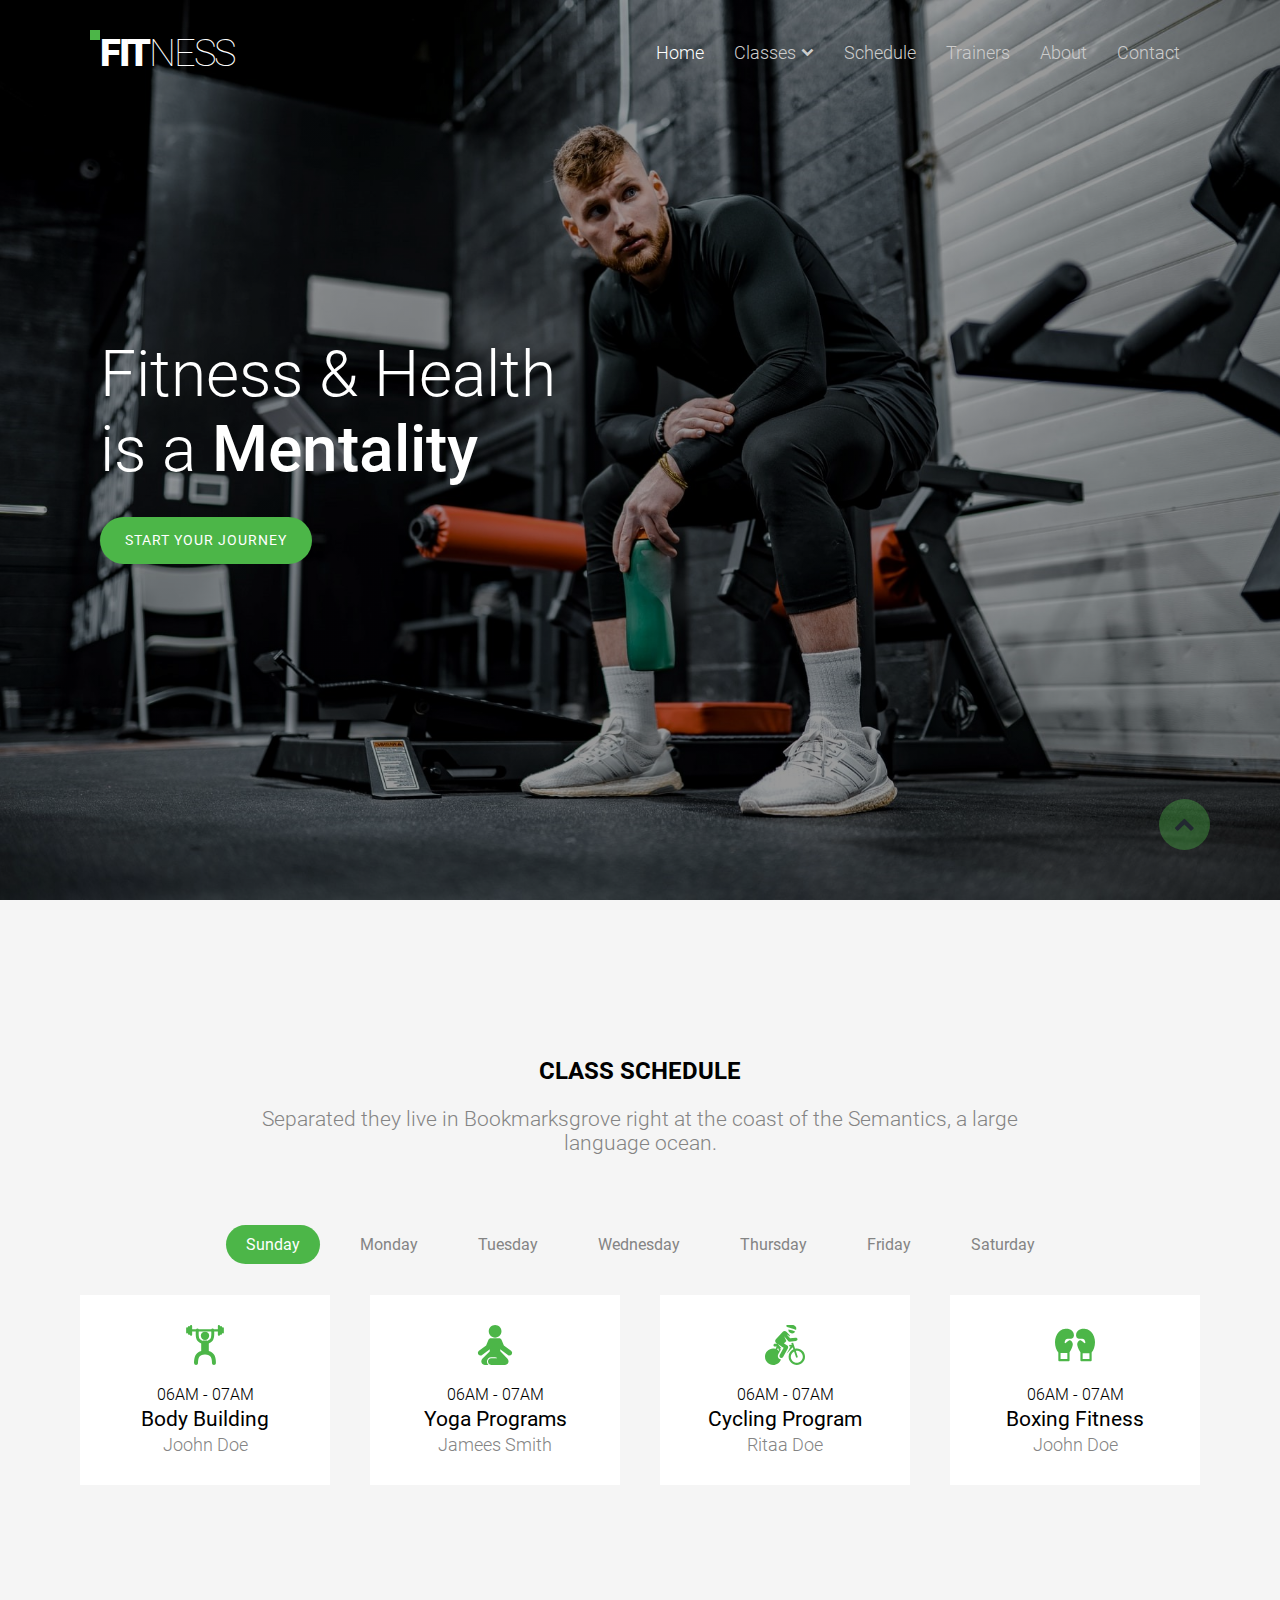
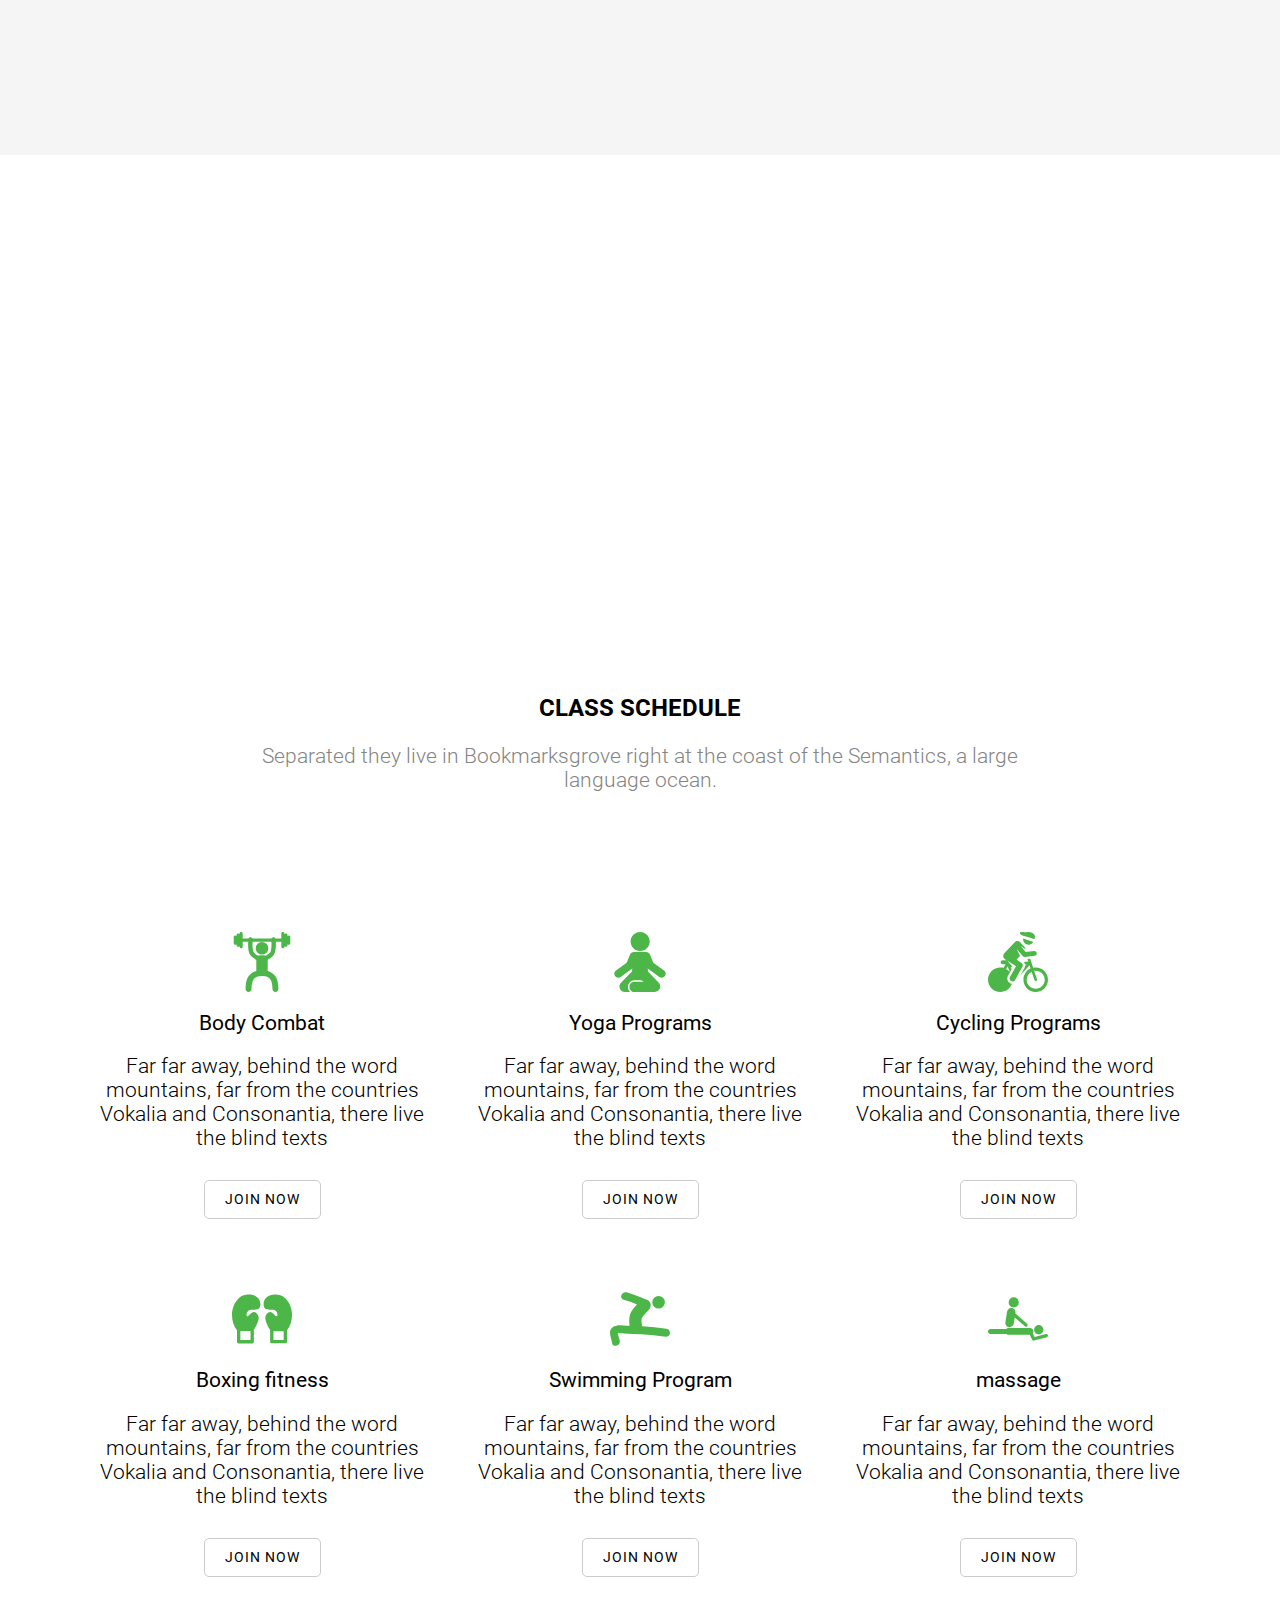
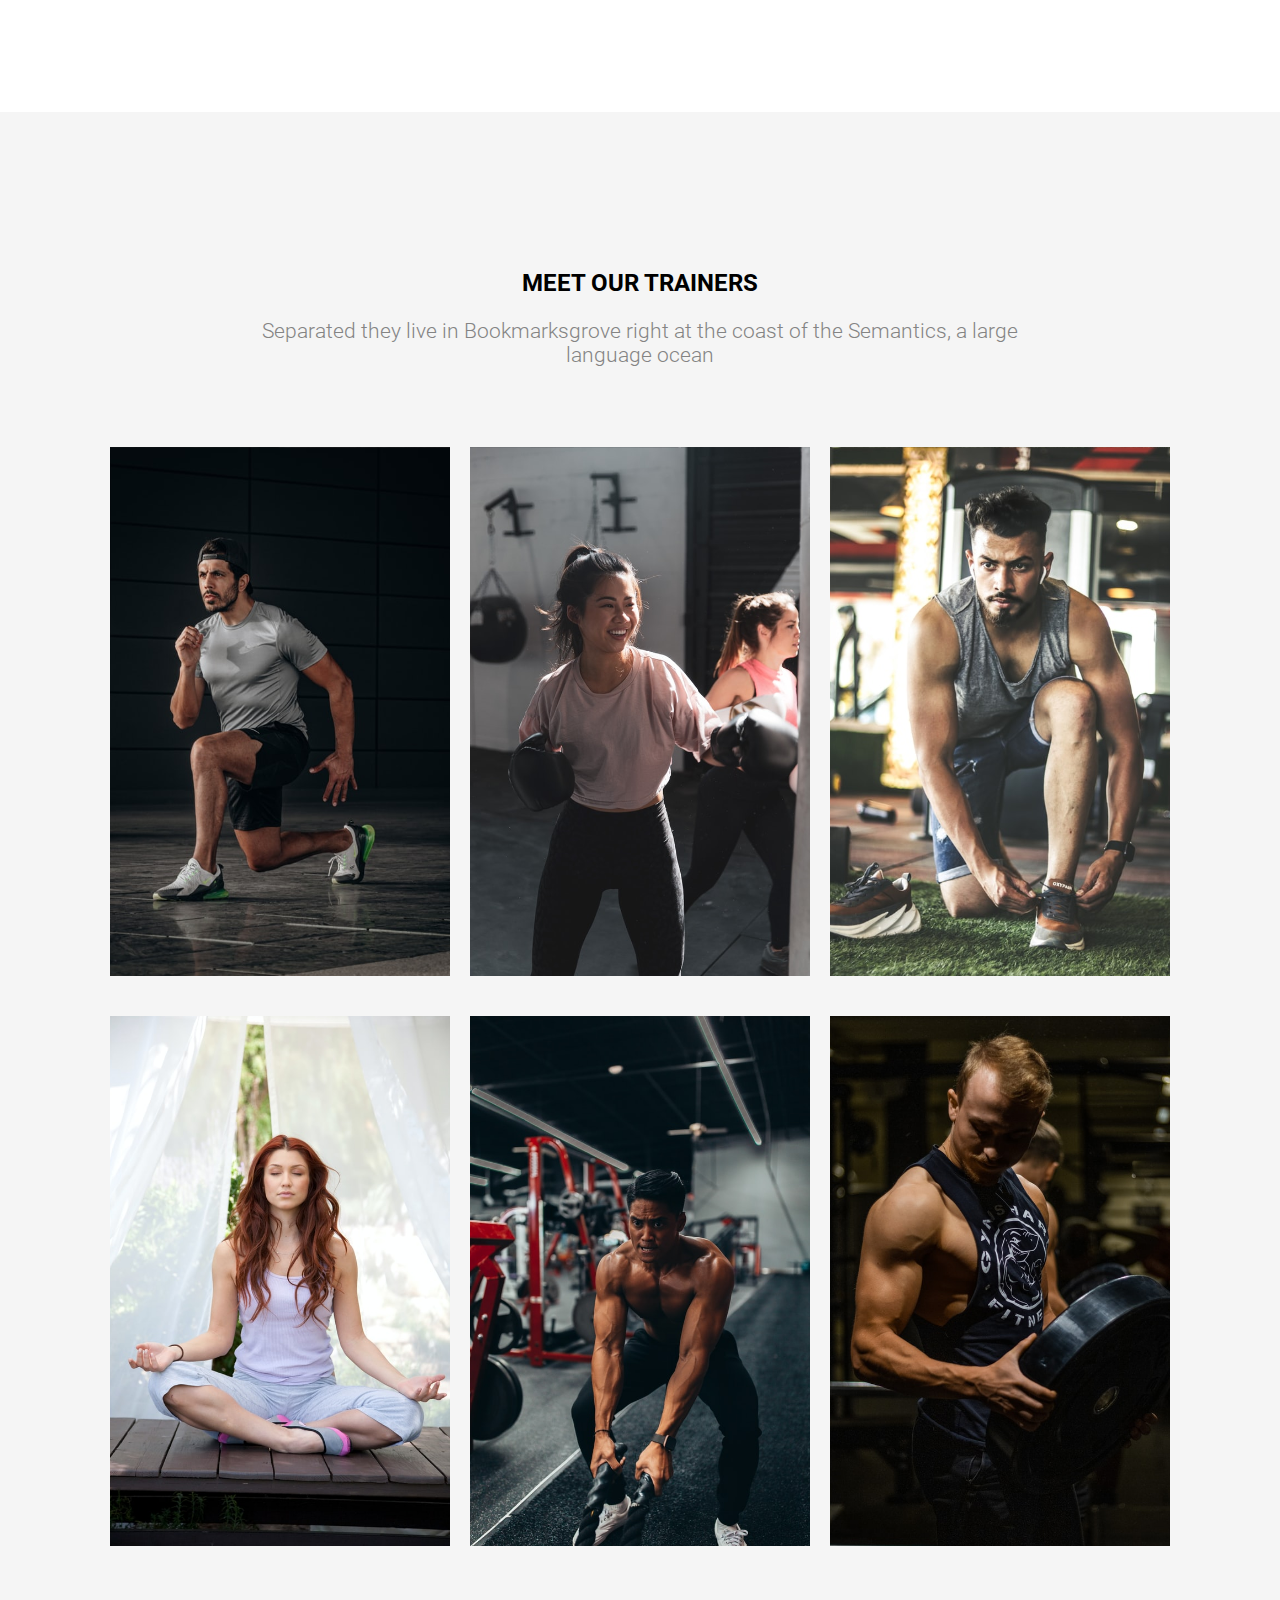
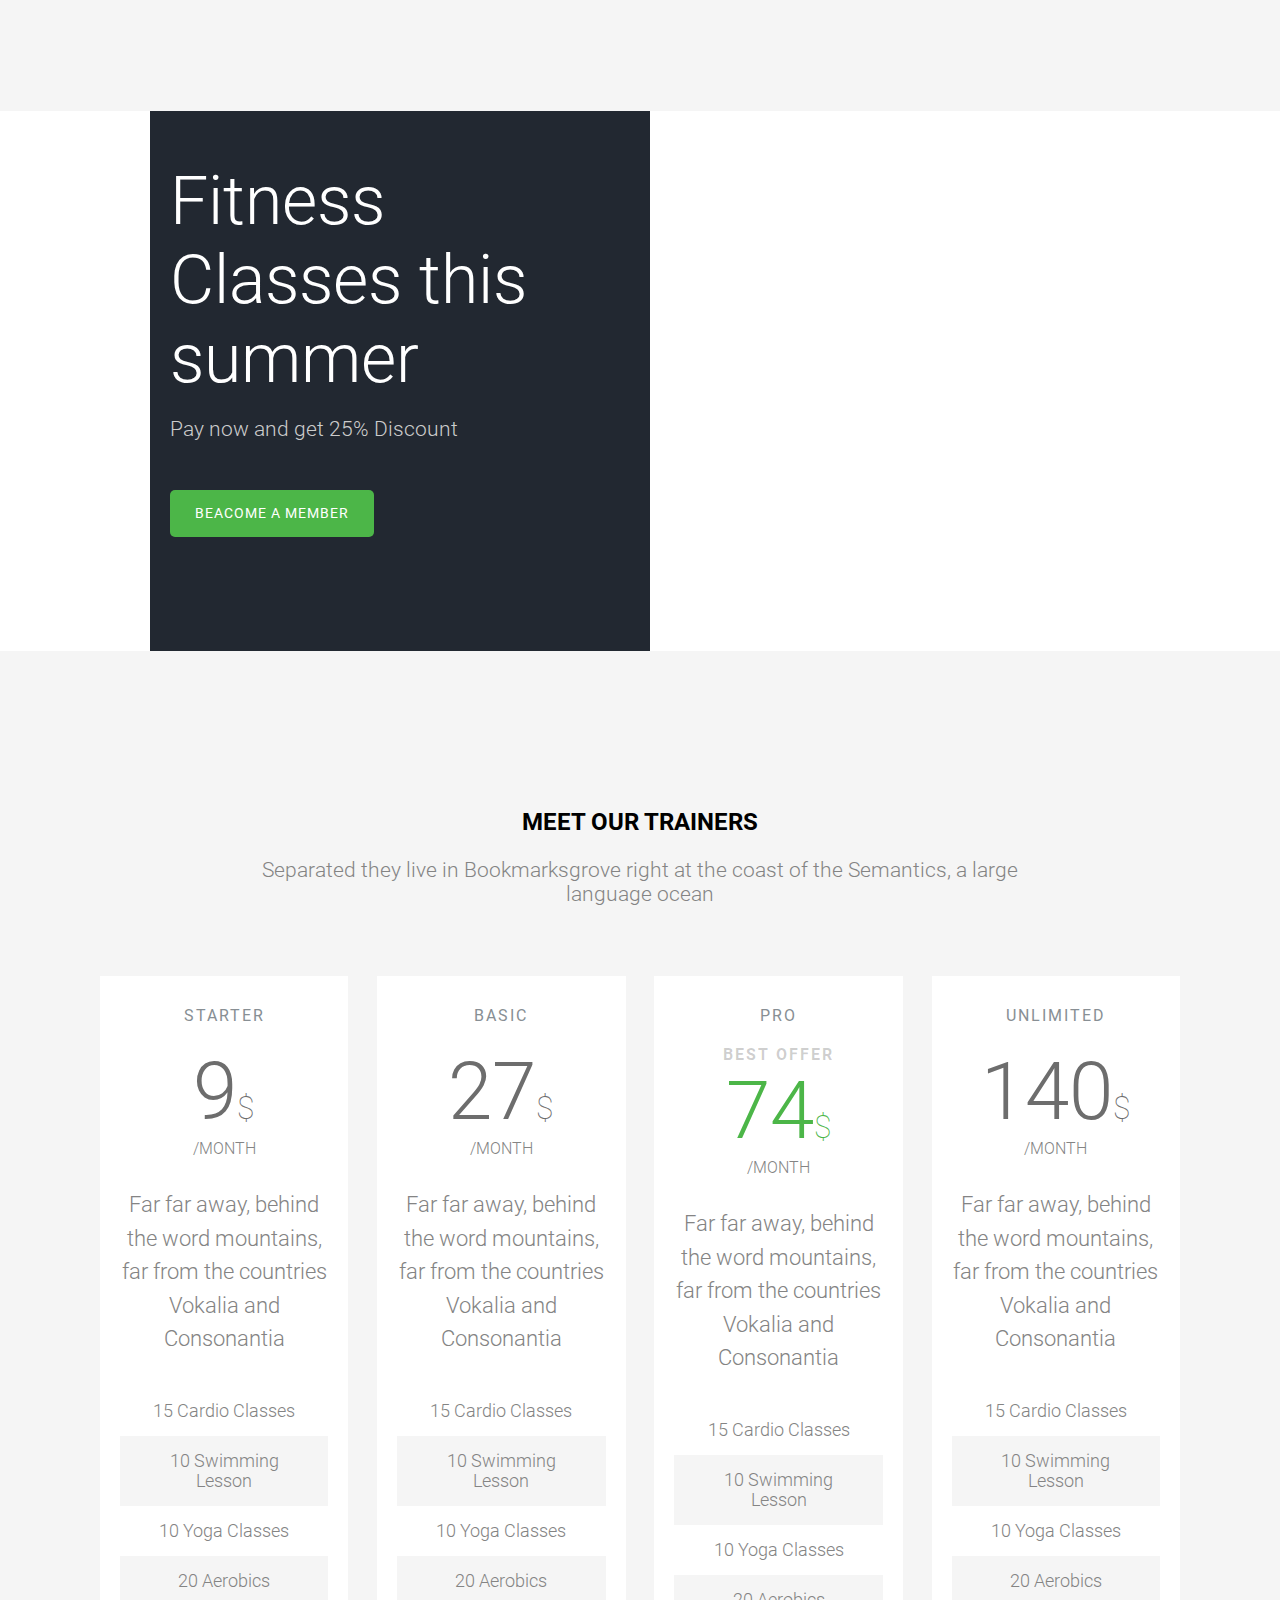
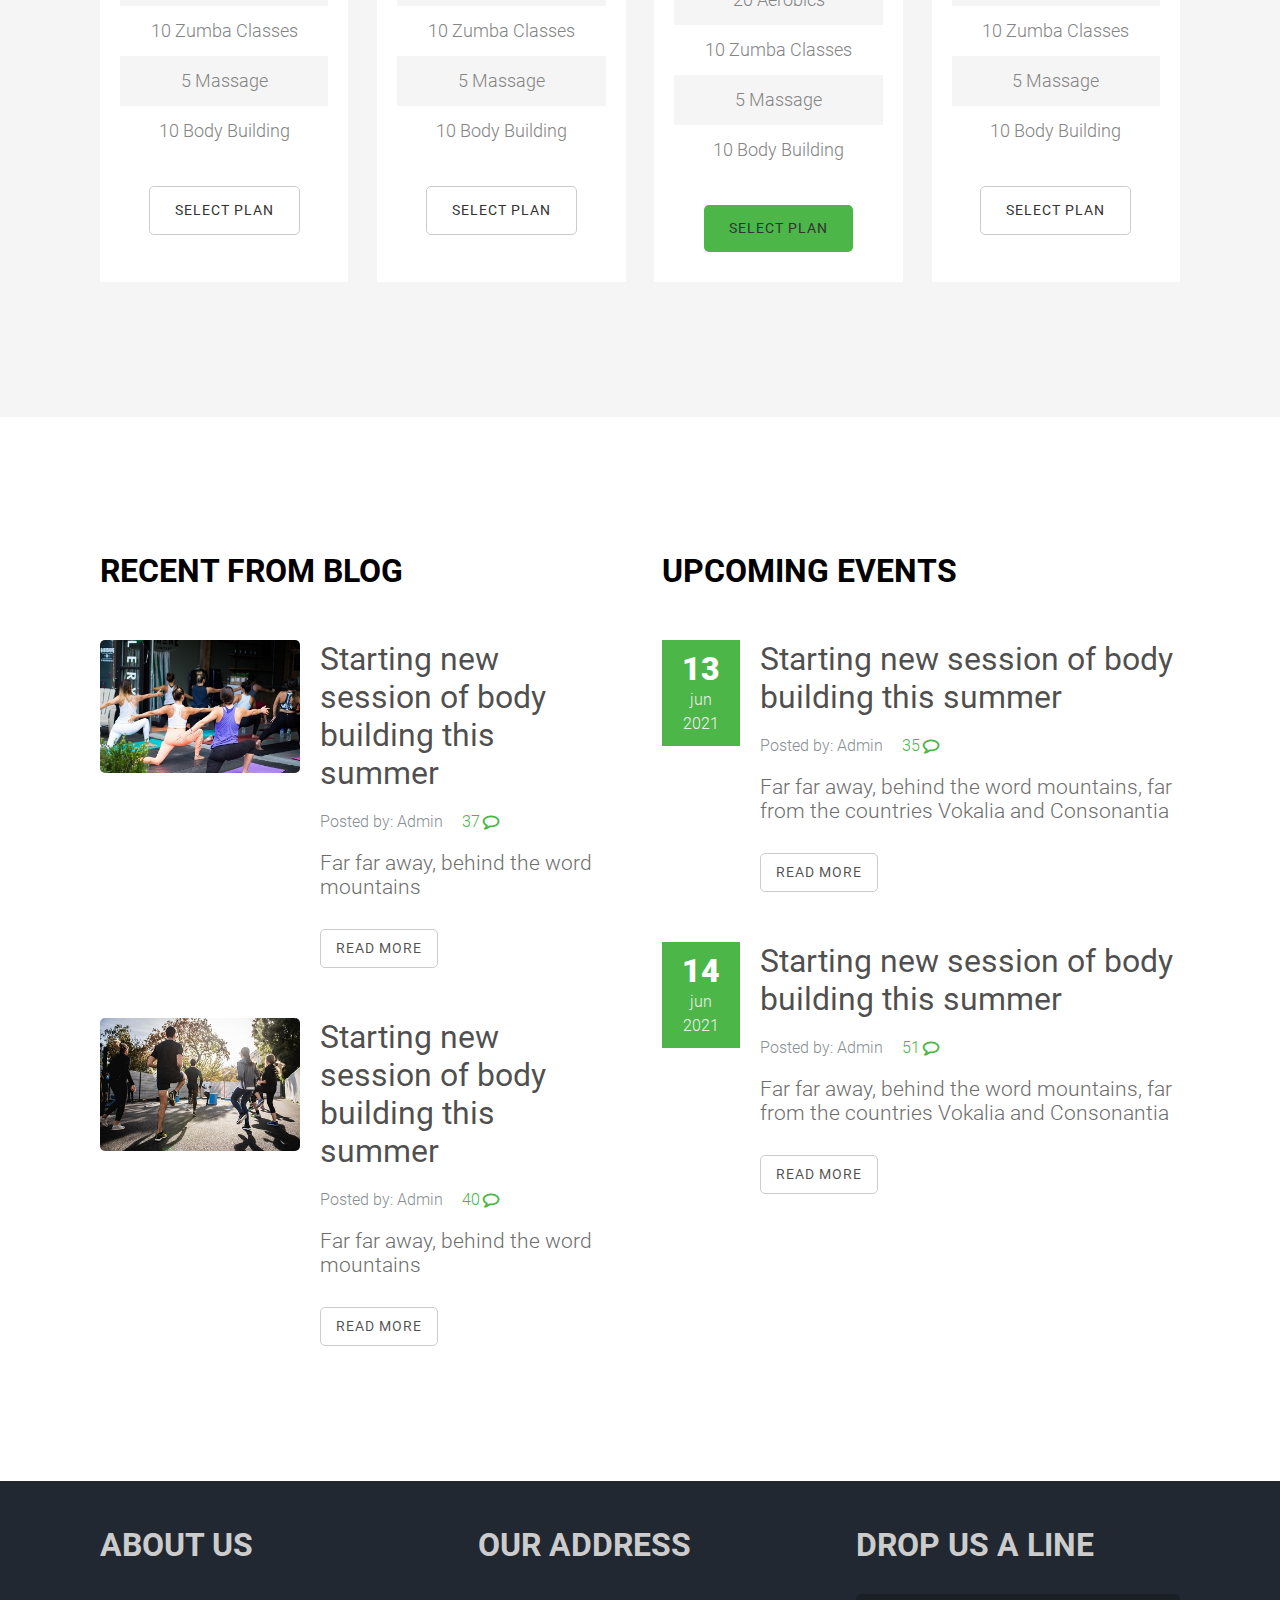
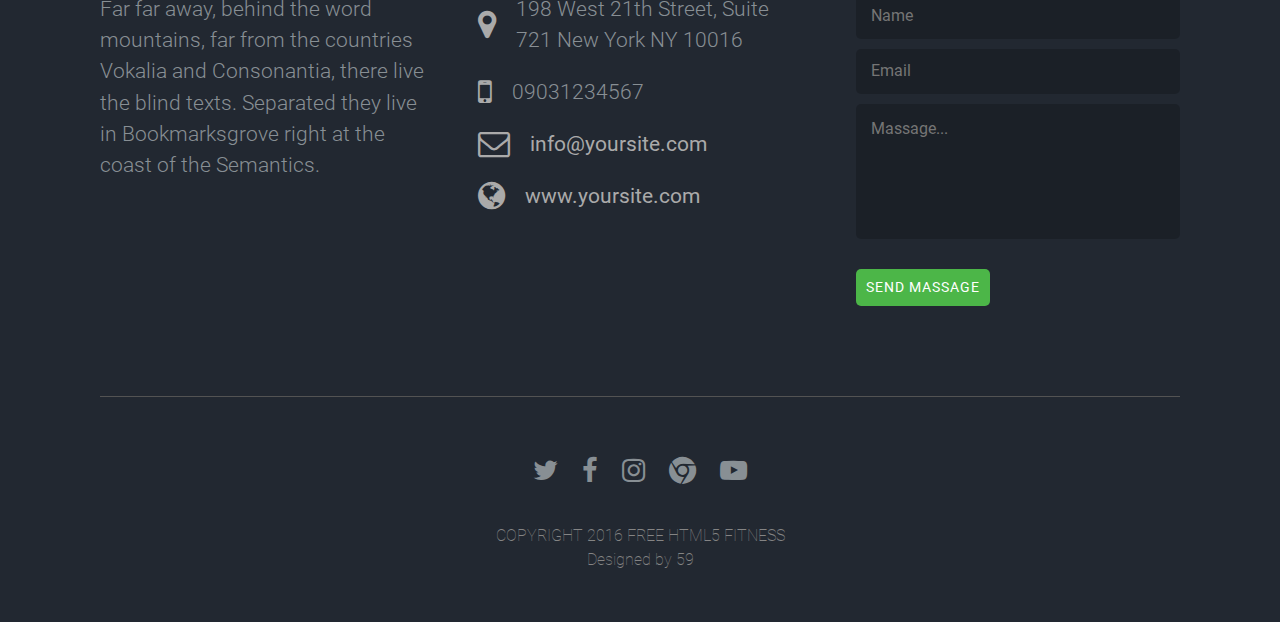
<file: index.html>
<html lang="en">
<head>
    <meta charset="UTF-8">
    <meta http-equiv="X-UA-Compatible" content="IE=edge">
    <meta name="viewport" content="width=device-width, initial-scale=1.0">
    <title>Fitness</title>
    <link rel="stylesheet" href="./fitness.css">
    <link rel="stylesheet" href="./font/Roboto.css">
    <link rel="stylesheet" href="https://cdnjs.cloudflare.com/ajax/libs/font-awesome/4.7.0/css/font-awesome.min.css">
</head>
<body>
    <!-- nav -->
    <header id="nav">
        <a href="#" class="logo"><span>Fit</span>ness</a>
        <input type="checkbox" name="menu" id="menu">
        <label for="menu"><i class="fa fa-bars toggle"></i></label>
        <div class="menu-bar">
            <ul>
                <li><a href="#" class="active">Home</a></li>
                <li class="sub-menu"><a href="#classes">Classes<i class="fa fa-chevron-down"></i></a>
                    <ul class="sub">
                        <li><a href="#">Body Combat</a></li>
                        <li><a href="#">Yoga Programs</a></li>
                        <li class="sub-menu1"><a href="#">Boxing fitness<i class="fa fa-chevron-right"></i></a>
                            <ul class="sub1">
                                <li><a href="#">Sunday</a></li>
                                <li><a href="#">Monday</a></li>
                                <li><a href="#">Tuesday</a></li>
                                <li><a href="#">Wndnesday</a></li>
                                <li><a href="#">Thursday</a></li>
                                <li><a href="#">Friday</a></li>
                                <li><a href="#">Saturday</a></li>
                            </ul>
                        </li>
                        <li><a href="#">Cycling Programs</a></li>
                        <li><a href="#">Swimming Program</a></li>
                        <li><a href="#">Massage</a></li>
                    </ul>
                </li>
                <li><a href="#schedule">Schedule</a></li>
                <li><a href="#trainers">Trainers</a></li>
                <li><a href="#footer">About</a></li>
                <li><a href="#footer">Contact</a></li>
            </ul>
        </div>
    </header>
    <!-- hero -->
    <section id="hero">
        <div class="text-hero">
            <h1>Fitness & Health <br> is a <span>Mentality</span></h1>
            <a href="#"><button>Start Your Journey</button></a>
        </div>
    </section>
    <!-- Schedule -->
    <section id="schedule">
        <div class="title">
            <h1>CLASS SCHEDULE</h1>
            <p>Separated they live in Bookmarksgrove right at the coast of the Semantics, a large language ocean.</p>    
        </div>
        <div class="planing">
            <input type="radio" name="plan" id="plan1" checked>       
            <input type="radio" name="plan" id="plan2">       
            <input type="radio" name="plan" id="plan3">       
            <input type="radio" name="plan" id="plan4">       
            <input type="radio" name="plan" id="plan5">       
            <input type="radio" name="plan" id="plan6">       
            <input type="radio" name="plan" id="plan7">

            <label for="plan1" class="day1">Sunday</label>
            <label for="plan2" class="day2">Monday</label>
            <label for="plan3" class="day3">Tuesday</label>
            <label for="plan4" class="day4">Wednesday</label>
            <label for="plan5" class="day5">Thursday</label>
            <label for="plan6" class="day6">Friday</label>
            <label for="plan7" class="day7">Saturday</label>
            <div class="plan p1">
                <div class="plan-contact">
                    <div class="item">
                        <img src="./img/Schedule/fit-dumbell.svg" alt="logo">
                        <div class="info">
                            <p>06AM - 07AM</p>
                            <h2>Body Building</h2>
                            <h3>Joohn Doe</h3>
                        </div>
                    </div>
                    <div class="item">
                        <img src="./img/Schedule/fit-yoga.svg" alt="logo">
                        <div class="info">
                            <p>06AM - 07AM</p>
                            <h2>Yoga Programs</h2>
                            <h3>Jamees Smith</h3>
                        </div>
                    </div>
                    <div class="item">
                        <img src="./img/Schedule/fit-cycling.svg" alt="logo">
                        <div class="info">
                            <p>06AM - 07AM</p>
                            <h2>Cycling Program</h2>
                            <h3>Ritaa Doe</h3>
                        </div>
                    </div>
                    <div class="item">
                        <img src="./img/Schedule/fit-boxing.svg" alt="logo">
                        <div class="info">
                            <p>06AM - 07AM</p>
                            <h2>Boxing Fitness</h2>
                            <h3>Joohn Doe</h3>
                        </div>
                    </div>
                </div>
            </div>
            <div class="plan p2">
                <div class="plan-contact">
                    <div class="item">
                        <img src="./img/Schedule/fit-yoga.svg" alt="logo">
                        <div class="info">
                            <p>06AM - 07AM</p>
                            <h2>Yoga Programs</h2>
                            <h3>Jamees Smith</h3>
                        </div>
                    </div>
                    <div class="item">
                        <img src="./img/Schedule/fit-boxing.svg" alt="logo">
                        <div class="info">
                            <p>06AM - 07AM</p>
                            <h2>Boxing Fitness</h2>
                            <h3>Joohn Doe</h3>
                        </div>
                    </div>
                    <div class="item">
                        <img src="./img/Schedule/fit-cycling.svg" alt="logo">
                        <div class="info">
                            <p>06AM - 07AM</p>
                            <h2>Cycling Program</h2>
                            <h3>Ritaa Doe</h3>
                        </div>
                    </div>
                    <div class="item">
                        <img src="./img/Schedule/fit-dumbell.svg" alt="logo">
                        <div class="info">
                            <p>06AM - 07AM</p>
                            <h2>Body Building</h2>
                            <h3>Joohn Doe</h3>
                        </div>
                    </div>
                </div>
            </div>
            <div class="plan p3">
                <div class="plan-contact">
                    <div class="item">
                        <img src="./img/Schedule/fit-dumbell.svg" alt="logo">
                        <div class="info">
                            <p>06AM - 07AM</p>
                            <h2>Body Building</h2>
                            <h3>Joohn Doe</h3>
                        </div>
                    </div>
                    <div class="item">
                        <img src="./img/Schedule/fit-cycling.svg" alt="logo">
                        <div class="info">
                            <p>06AM - 07AM</p>
                            <h2>Cycling Program</h2>
                            <h3>Ritaa Doe</h3>
                        </div>
                    </div>
                    <div class="item">
                        <img src="./img/Schedule/fit-yoga.svg" alt="logo">
                        <div class="info">
                            <p>06AM - 07AM</p>
                            <h2>Yoga Programs</h2>
                            <h3>Jamees Smith</h3>
                        </div>
                    </div>
                    <div class="item">
                        <img src="./img/Schedule/fit-boxing.svg" alt="logo">
                        <div class="info">
                            <p>06AM - 07AM</p>
                            <h2>Boxing Fitness</h2>
                            <h3>Joohn Doe</h3>
                        </div>
                    </div>
                </div>
            </div>
            <div class="plan p4">
                <div class="plan-contact">
                    <div class="item">
                        <img src="./img/Schedule/fit-boxing.svg" alt="logo">
                        <div class="info">
                            <p>06AM - 07AM</p>
                            <h2>Boxing Fitness</h2>
                            <h3>Joohn Doe</h3>
                        </div>
                    </div>
                    <div class="item">
                        <img src="./img/Schedule/fit-dumbell.svg" alt="logo">
                        <div class="info">
                            <p>06AM - 07AM</p>
                            <h2>Body Building</h2>
                            <h3>Joohn Doe</h3>
                        </div>
                    </div>
                    <div class="item">
                        <img src="./img/Schedule/fit-cycling.svg" alt="logo">
                        <div class="info">
                            <p>06AM - 07AM</p>
                            <h2>Cycling Program</h2>
                            <h3>Ritaa Doe</h3>
                        </div>
                    </div>
                    <div class="item">
                        <img src="./img/Schedule/fit-yoga.svg" alt="logo">
                        <div class="info">
                            <p>06AM - 07AM</p>
                            <h2>Yoga Programs</h2>
                            <h3>Jamees Smith</h3>
                        </div>
                    </div>
                </div>
            </div>
            <div class="plan p5">
                <div class="plan-contact">
                    <div class="item">
                        <img src="./img/Schedule/fit-yoga.svg" alt="logo">
                        <div class="info">
                            <p>06AM - 07AM</p>
                            <h2>Yoga Programs</h2>
                            <h3>Jamees Smith</h3>
                        </div>
                    </div>
                    <div class="item">
                        <img src="./img/Schedule/fit-cycling.svg" alt="logo">
                        <div class="info">
                            <p>06AM - 07AM</p>
                            <h2>Cycling Program</h2>
                            <h3>Ritaa Doe</h3>
                        </div>
                    </div>
                    <div class="item">
                        <img src="./img/Schedule/fit-boxing.svg" alt="logo">
                        <div class="info">
                            <p>06AM - 07AM</p>
                            <h2>Boxing Fitness</h2>
                            <h3>Joohn Doe</h3>
                        </div>
                    </div>
                    <div class="item">
                        <img src="./img/Schedule/fit-dumbell.svg" alt="logo">
                        <div class="info">
                            <p>06AM - 07AM</p>
                            <h2>Body Building</h2>
                            <h3>Joohn Doe</h3>
                        </div>
                    </div>
                </div>
            </div>
            <div class="plan p6">
                <div class="plan-contact">
                    <div class="item">
                        <img src="./img/Schedule/fit-dumbell.svg" alt="logo">
                        <div class="info">
                            <p>06AM - 07AM</p>
                            <h2>Body Building</h2>
                            <h3>Joohn Doe</h3>
                        </div>
                    </div>
                    <div class="item">
                        <img src="./img/Schedule/fit-yoga.svg" alt="logo">
                        <div class="info">
                            <p>06AM - 07AM</p>
                            <h2>Yoga Programs</h2>
                            <h3>Jamees Smith</h3>
                        </div>
                    </div>
                    <div class="item">
                        <img src="./img/Schedule/fit-boxing.svg" alt="logo">
                        <div class="info">
                            <p>06AM - 07AM</p>
                            <h2>Boxing Fitness</h2>
                            <h3>Joohn Doe</h3>
                        </div>
                    </div>
                    <div class="item">
                        <img src="./img/Schedule/fit-cycling.svg" alt="logo">
                        <div class="info">
                            <p>06AM - 07AM</p>
                            <h2>Cycling Program</h2>
                            <h3>Ritaa Doe</h3>
                        </div>
                    </div>
                </div>
            </div>
            <div class="plan p7">
                <div class="plan-contact">
                    <div class="item">
                        <img src="./img/Schedule/fit-yoga.svg" alt="logo">
                        <div class="info">
                            <p>06AM - 07AM</p>
                            <h2>Yoga Programs</h2>
                            <h3>Jamees Smith</h3>
                        </div>
                    </div>
                    <div class="item">
                        <img src="./img/Schedule/fit-dumbell.svg" alt="logo">
                        <div class="info">
                            <p>06AM - 07AM</p>
                            <h2>Body Building</h2>
                            <h3>Joohn Doe</h3>
                        </div>
                    </div>
                    <div class="item">
                        <img src="./img/Schedule/fit-cycling.svg" alt="logo">
                        <div class="info">
                            <p>06AM - 07AM</p>
                            <h2>Cycling Program</h2>
                            <h3>Ritaa Doe</h3>
                        </div>
                    </div>
                    <div class="item">
                        <img src="./img/Schedule/fit-boxing.svg" alt="logo">
                        <div class="info">
                            <p>06AM - 07AM</p>
                            <h2>Boxing Fitness</h2>
                            <h3>Joohn Doe</h3>
                        </div>
                    </div>
                </div>
            </div>
        </div>
    </section>
    <!-- banner -->
    <section id="banner">
        <h1>Commit To Be Fit</h1>
    </section>
    <!-- Programing -->
    <section id="programing">
        <div class="title">
            <h1>CLASS SCHEDULE</h1>
            <p>Separated they live in Bookmarksgrove right at the coast 
                of the Semantics, a large language ocean.</p>    
        </div>
        <div class="container">
            <div class="content">
                <img src="./img/Programing/fit-dumbell.svg" alt="programing">
                <h2>Body Combat</h2>
                <p>Far far away, behind the word mountains, 
                    far from the countries Vokalia and Consonantia, 
                    there live the blind texts</p>
                <a href="#"><button>Join Now</button></a>
            </div>
            <div class="content">
                <img src="./img/Programing/fit-yoga.svg" alt="programing">
                <h2>Yoga Programs</h2>
                <p>Far far away, behind the word mountains, 
                    far from the countries Vokalia and Consonantia, 
                    there live the blind texts</p>
                <a href="#"><button>Join Now</button></a>
            </div>
            <div class="content">
                <img src="./img/Programing/fit-cycling.svg" alt="programing">
                <h2>Cycling Programs</h2>
                <p>Far far away, behind the word mountains, 
                    far from the countries Vokalia and Consonantia, 
                    there live the blind texts</p>
                <a href="#"><button>Join Now</button></a>
            </div>
            <div class="content">
                <img src="./img/Programing/fit-boxing.svg" alt="programing">
                <h2>Boxing fitness</h2>
                <p>Far far away, behind the word mountains, 
                    far from the countries Vokalia and Consonantia, 
                    there live the blind texts</p>
                <a href="#"><button>Join Now</button></a>
            </div>
            <div class="content">
                <img src="./img/Programing/fit-swimming.svg" alt="programing">
                <h2>Swimming Program</h2>
                <p>Far far away, behind the word mountains, 
                    far from the countries Vokalia and Consonantia, 
                    there live the blind texts</p>
                <a href="#"><button>Join Now</button></a>
            </div>
            <div class="content">
                <img src="./img/Programing/fit-massage.svg" alt="programing">
                <h2>massage</h2>
                <p>Far far away, behind the word mountains, 
                    far from the countries Vokalia and Consonantia, 
                    there live the blind texts</p>
                <a href="#"><button>Join Now</button></a>
            </div>
        </div>
    </section>
    <!-- Trainers -->
    <section id="trainers">
        <div class="title">
            <h1>MEET OUR TRAINERS</h1>
            <p>Separated they live in Bookmarksgrove right at the 
                coast of the Semantics, a large language ocean</p>    
        </div>
        <div class="container">
            <div class="content content1">
                <div class="info">
                    <h2>ÇAĞIN KARGI</h2>
                    <h3>chief Executive Officer</h3>
                    <p>Far far away, behind the word mountains, 
                        far from the countries Vokalia and 
                        Consonantia, there live the blind texts.</p>
                    <div class="social">
                        <i class="fa fa-twitter"></i>
                        <i class="fa fa-facebook"></i>
                        <i class="fa fa-instagram"></i>
                    </div>
                </div>
            </div>
            <div class="content content2">
                <div class="info">
                    <h2>Logan Weaver</h2>
                    <h3>chief Executive Officer</h3>
                    <p>Far far away, behind the word mountains, 
                        far from the countries Vokalia and 
                        Consonantia, there live the blind texts.</p>
                    <div class="social">
                        <i class="fa fa-twitter"></i>
                        <i class="fa fa-facebook"></i>
                        <i class="fa fa-instagram"></i>
                    </div>
                </div>
            </div>
            <div class="content content3">
                <div class="info">
                    <h2>Kunal Goswami</h2>
                    <h3>chief Executive Officer</h3>
                    <p>Far far away, behind the word mountains, 
                        far from the countries Vokalia and 
                        Consonantia, there live the blind texts.</p>
                    <div class="social">
                        <i class="fa fa-twitter"></i>
                        <i class="fa fa-facebook"></i>
                        <i class="fa fa-instagram"></i>
                    </div>
                </div>
            </div>
            <div class="content content4">
                <div class="info"> 
                    <h2>Patrick Malleret</h2>
                    <h3>chief Executive Officer</h3>
                    <p>Far far away, behind the word mountains, 
                        far from the countries Vokalia and 
                        Consonantia, there live the blind texts.</p>
                    <div class="social">
                        <i class="fa fa-twitter"></i>
                        <i class="fa fa-facebook"></i>
                        <i class="fa fa-instagram"></i>
                    </div>
                </div>
            </div>
            <div class="content content5">
                <div class="info">
                    <h2>Vadim Paripa</h2>
                    <h3>chief Executive Officer</h3>
                    <p>Far far away, behind the word mountains, 
                        far from the countries Vokalia and 
                        Consonantia, there live the blind texts.</p>
                    <div class="social">
                        <i class="fa fa-twitter"></i>
                        <i class="fa fa-facebook"></i>
                        <i class="fa fa-instagram"></i>
                    </div>
                </div>
            </div>
            <div class="content content6">
                <div class="info">
                    <h2>Philip Myrtorp</h2>
                    <h3>chief Executive Officer</h3>
                    <p>Far far away, behind the word mountains, 
                        far from the countries Vokalia and 
                        Consonantia, there live the blind texts.</p>
                    <div class="social">
                        <i class="fa fa-twitter"></i>
                        <i class="fa fa-facebook"></i>
                        <i class="fa fa-instagram"></i>
                    </div>
                </div>
            </div>
        </div>
    </section>
    <!-- Classes -->
    <section id="classes">
        <div class="container">
            <h1>Fitness<br>Classes this<br>summer</h1>
            <p>Pay now and get 25% Discount</p>
            <a href="#"><button>BEacome a Member</button></a>
        </div>
    </section>
    <!-- Pricing Plan -->
    <section id="pricing">
        <div class="title">
            <h1>MEET OUR TRAINERS</h1>
            <p>Separated they live in Bookmarksgrove right at the 
                coast of the Semantics, a large language ocean</p>    
        </div>
        <div class="container">
            <div class="content">
                <h4>Starter</h4>
                <h1>9</h1>
                <h3>/MONTH</h3>
                <p>Far far away, behind the word mountains, 
                    far from the countries Vokalia and Consonantia</p>
                <ul>
                    <li>15 Cardio Classes</li>
                    <li>10 Swimming Lesson</li>
                    <li>10 Yoga Classes</li>
                    <li>20 Aerobics</li>
                    <li>10 Zumba Classes</li>
                    <li>5 Massage</li>
                    <li>10 Body Building</li>
                </ul>
                <a href="#"><button>Select Plan</button></a>
            </div>
            <div class="content">
                <h4>Basic</h4>
                <h1>27</h1>
                <h3>/MONTH</h3>
                <p>Far far away, behind the word mountains, 
                    far from the countries Vokalia and Consonantia</p>
                <ul>
                    <li>15 Cardio Classes</li>
                    <li>10 Swimming Lesson</li>
                    <li>10 Yoga Classes</li>
                    <li>20 Aerobics</li>
                    <li>10 Zumba Classes</li>
                    <li>5 Massage</li>
                    <li>10 Body Building</li>
                </ul>
                <a href="#"><button>Select Plan</button></a>
            </div>
            <div class="content">
                <h4>Pro</h4>
                <h5>Best Offer</h5>
                <h1 style="color: #4CB648;">74</h1>
                <h3>/MONTH</h3>
                <p>Far far away, behind the word mountains, 
                    far from the countries Vokalia and Consonantia</p>
                <ul>
                    <li>15 Cardio Classes</li>
                    <li>10 Swimming Lesson</li>
                    <li>10 Yoga Classes</li>
                    <li>20 Aerobics</li>
                    <li>10 Zumba Classes</li>
                    <li>5 Massage</li>
                    <li>10 Body Building</li>
                </ul>
                <a href="#"><button class="ctn3">Select Plan</button></a>
            </div>
            <div class="content">
                <h4>Unlimited</h4>
                <h1>140</h1>
                <h3>/MONTH</h3>
                <p>Far far away, behind the word mountains, 
                    far from the countries Vokalia and Consonantia</p>
                <ul>
                    <li>15 Cardio Classes</li>
                    <li>10 Swimming Lesson</li>
                    <li>10 Yoga Classes</li>
                    <li>20 Aerobics</li>
                    <li>10 Zumba Classes</li>
                    <li>5 Massage</li>
                    <li>10 Body Building</li>
                </ul>
                <a href="#"><button>Select Plan</button></a>
            </div>
        </div>
    </section>
    <!-- Blog -->
    <section id="blog">
        <div class="container">
            <div class="blog-left">
                <h1>RECENT FROM BLOG</h1>  
                <div class="content content1">
                    <div class="left">
                        <img src="./img/Blog/titer1.jpg" alt="blog">
                    </div>
                    <div class="right">
                        <a href="#"><h1>Starting new session of body building this summer</h1></a>
                        <p>Posted by: Admin <span>37<i class="fa fa-comment-o"></i></span></p>
                        <p>Far far away, behind the word mountains</p>
                        <a href="#"><button>Read More</button></a>
                    </div>
                </div>
                <div class="content content3">
                    <div class="left">
                        <img src="./img/Blog/titer2.jpg" alt="blog">
                    </div>
                    <div class="right">
                        <a href="#"><h1>Starting new session of body building this summer</h1></a>
                        <p>Posted by: Admin <span>40<i class="fa fa-comment-o"></i></span></p>
                        <p>Far far away, behind the word mountains</p>
                        <a href="#"><button>Read More</button></a>
                    </div>
                </div>
            </div>
            <div class="blog-right">
                <h1>UPCOMING EVENTS</h1>
                <div class="content content4">
                    <div class="left">
                        <div class="sub-left">
                            <p>13</p>
                            <h5>jun<br>2021</h5>
                        </div>
                    </div>
                    <div class="right">
                        <a href="#"><h1>Starting new session of body building this summer</h1></a>
                        <p>Posted by: Admin <span>35<i class="fa fa-comment-o"></i></span></p>
                        <p>Far far away, behind the word mountains, far from the countries Vokalia and Consonantia</p>
                        <a href="#"><button>Read More</button></a>
                    </div>
                </div>
                <div class="content content2">
                    <div class="left">
                        <div class="sub-left">
                            <p>14</p>
                            <h5>jun<br>2021</h5>
                        </div>
                    </div>
                    <div class="right">
                        <a href="#"><h1>Starting new session of body building this summer</h1></a>
                        <p>Posted by: Admin <span>51<i class="fa fa-comment-o"></i></span></p>
                        <p>Far far away, behind the word mountains, far from the countries Vokalia and Consonantia</p>
                        <a href="#"><button>Read More</button></a>
                    </div>
                </div>
            </div>
        </div>
    </section>
    <!-- Footer -->
    <section id="footer">
        <div class="container">
            <div class="content">
                <h1>ABOUT US</h1>
                <p>Far far away, behind the word mountains, 
                    far from the countries Vokalia and Consonantia, 
                    there live the blind texts. Separated they live 
                    in Bookmarksgrove right at the coast of the Semantics.</p>
            </div>
            <div class="content">
                <h1>OUR ADDRESS</h1>
                <div class="sub">
                    <i class="fa fa-map-marker"></i>
                    <p>198 West 21th Street, Suite 721 New York NY 10016</p>
                </div>
                <div class="sub">
                    <i class="fa fa-mobile"></i>
                    <p>09031234567</p>
                </div>
                <div class="sub">
                    <i class="fa fa-envelope-o"></i>
                    <a href="#">info@yoursite.com</a>
                </div>
                <div class="sub">
                    <i class="fa fa-globe"></i>
                    <a href="#">www.yoursite.com</a>
                </div>
            </div>
            <div class="content">
                <h1>DROP US A LINE</h1>
                <input type="text" placeholder="Name">
                <input type="email" placeholder="Email">
                <textarea name="massage" placeholder="Massage..." rows="7"></textarea>
                <a href="#"><button>Send Massage</button></a>
            </div>
        </div>
    </section>
    <!-- Copyright -->
    <section id="copyright">
        <div class="social">
            <i class="fa fa-twitter"></i>
            <i class="fa fa-facebook"></i>
            <i class="fa fa-instagram"></i>
            <i class="fa fa-chrome"></i>
            <i class="fa fa-youtube-play"></i>
        </div>
        <p>COPYRIGHT 2016 FREE HTML5 FITNESS</p>
        <p>Designed by 59</p>
    </section>
    <!-- Up -->
    <div id="up">
        <a href="#nav"><i class="fa fa-chevron-up"></i></a>
    </div>
</body>
</html>
</file>
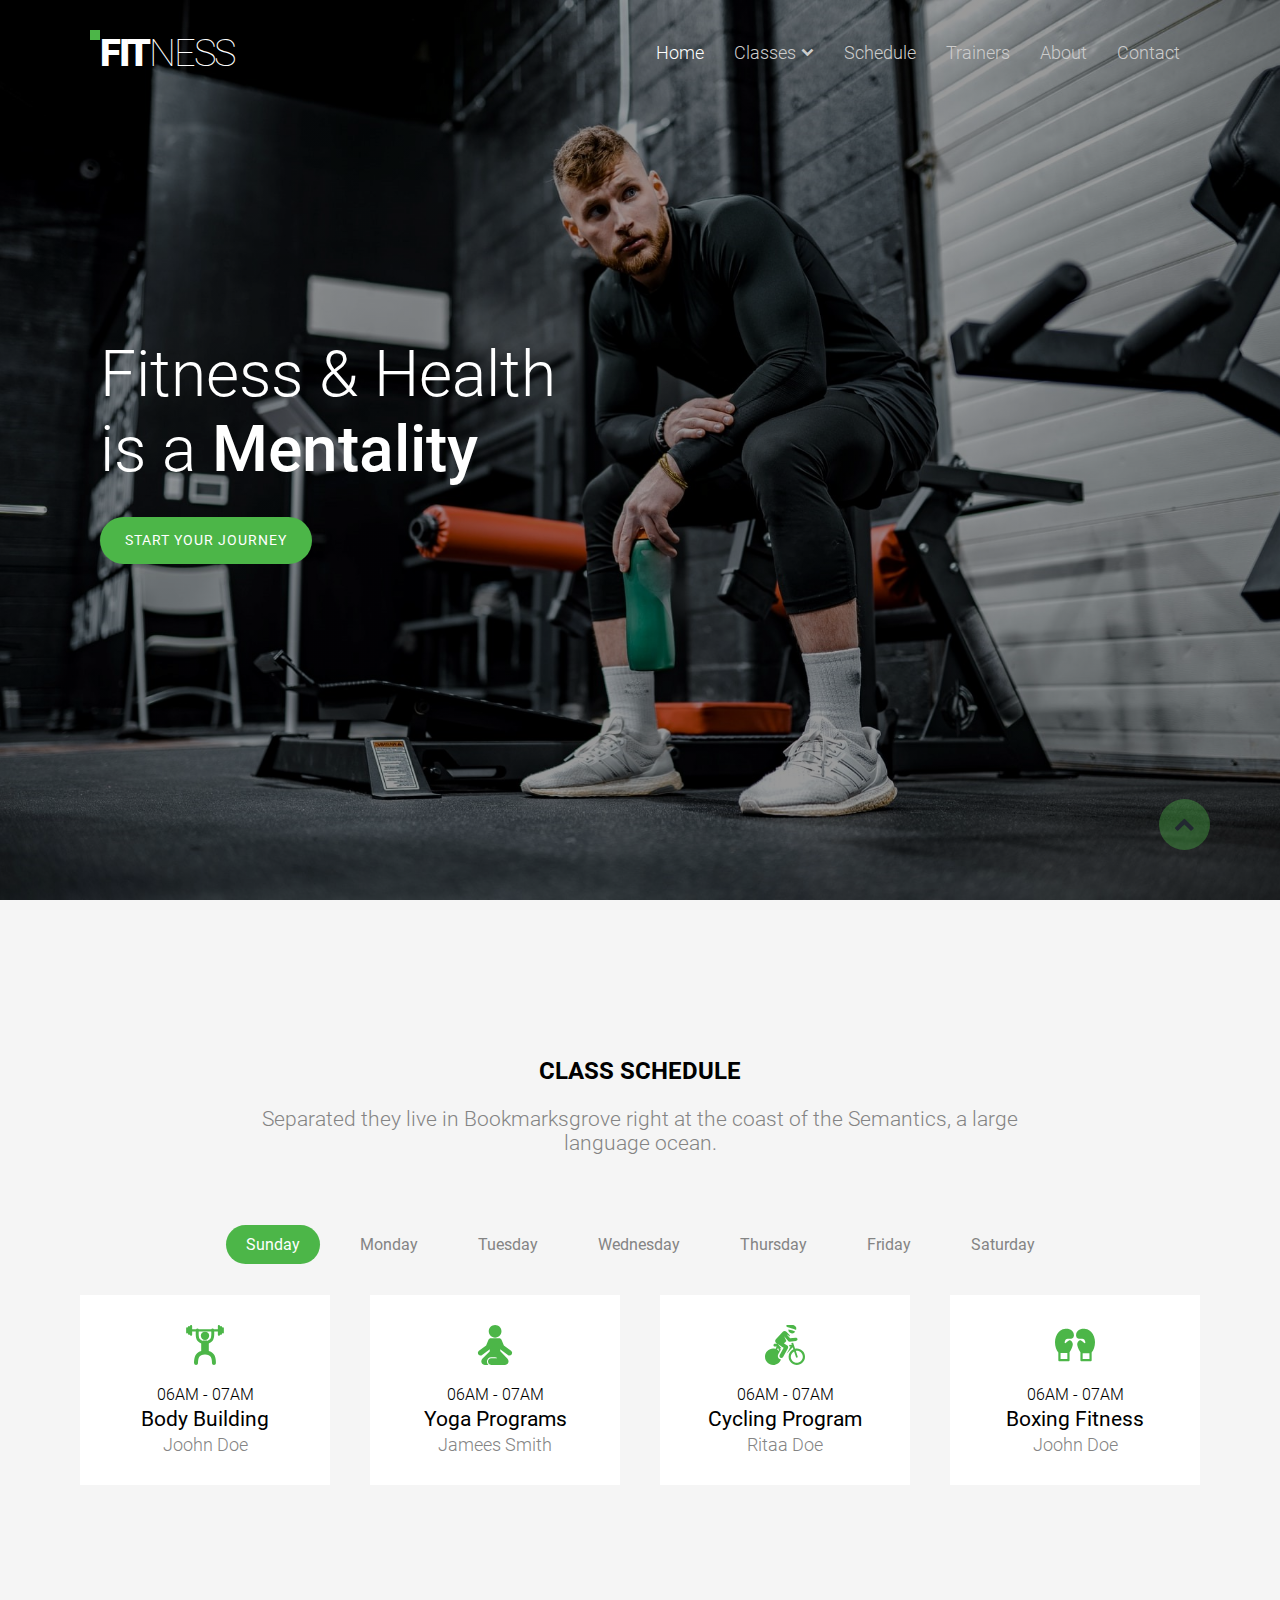
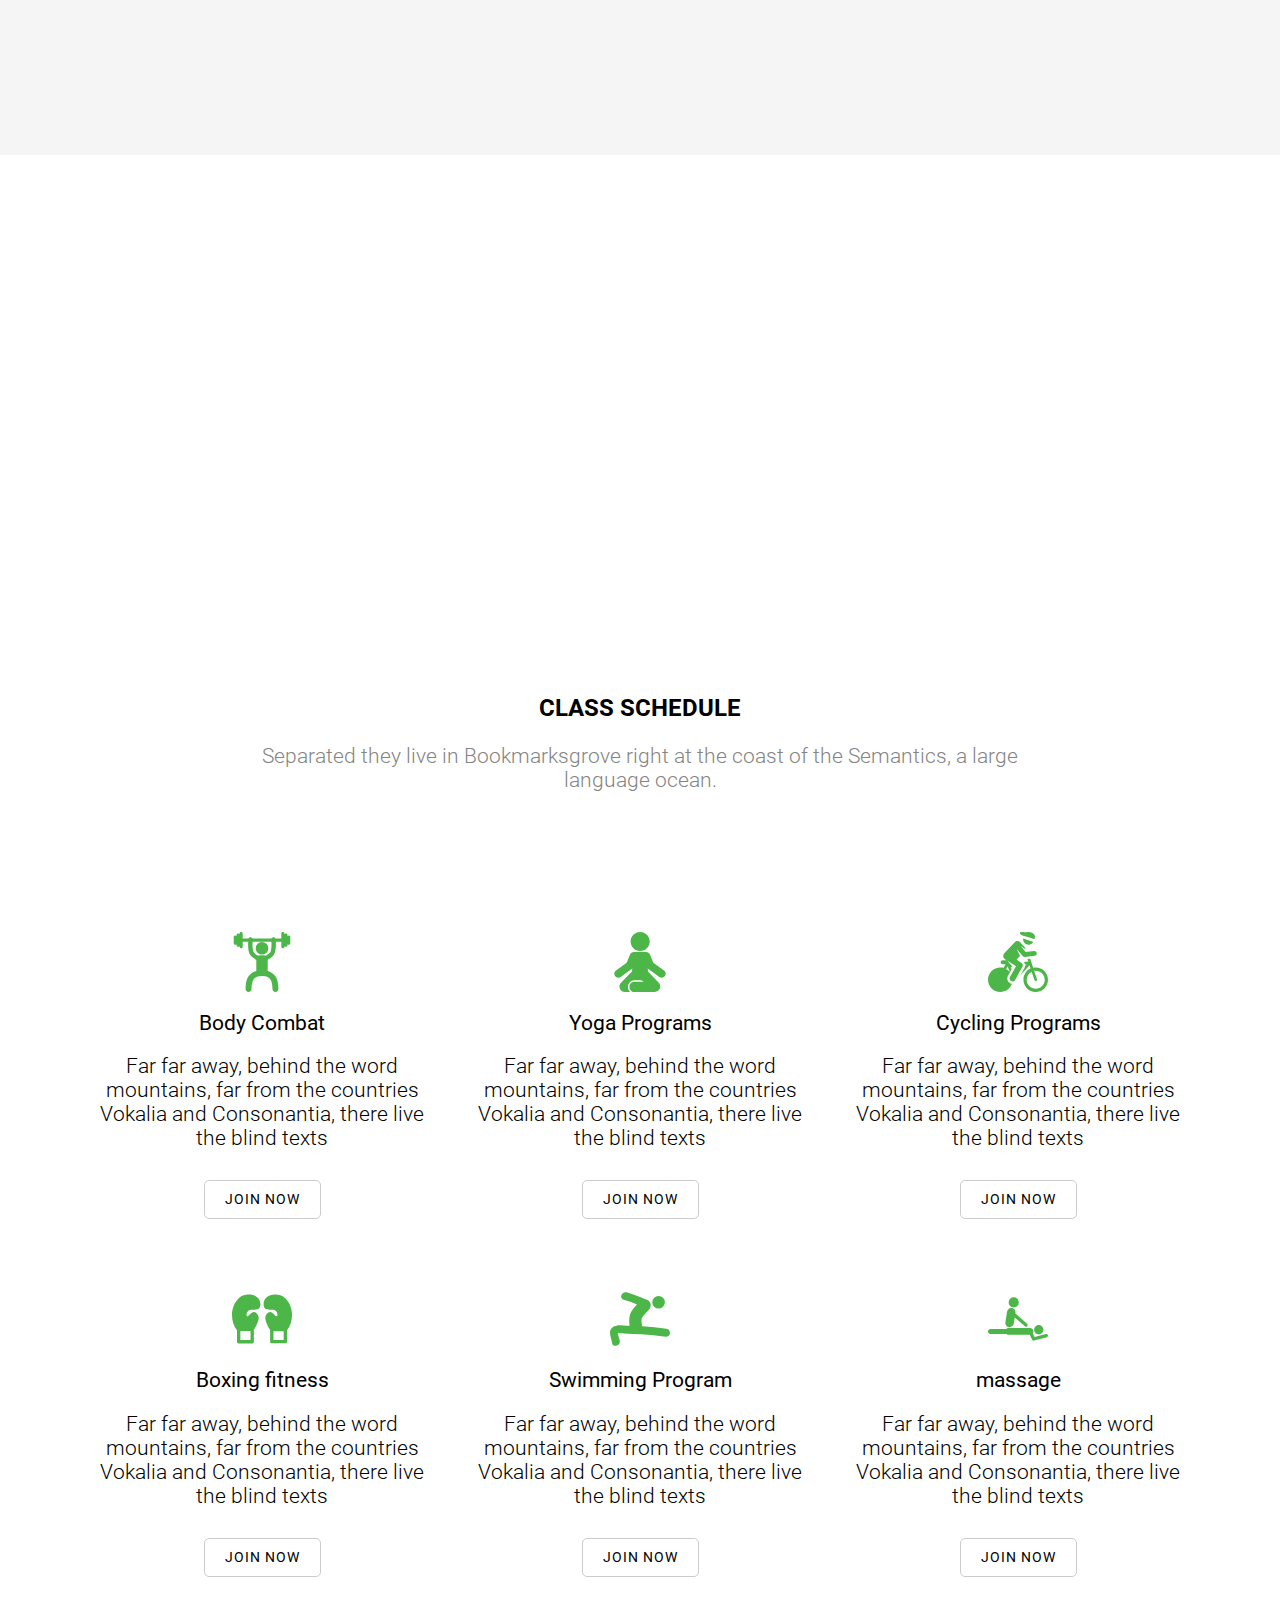
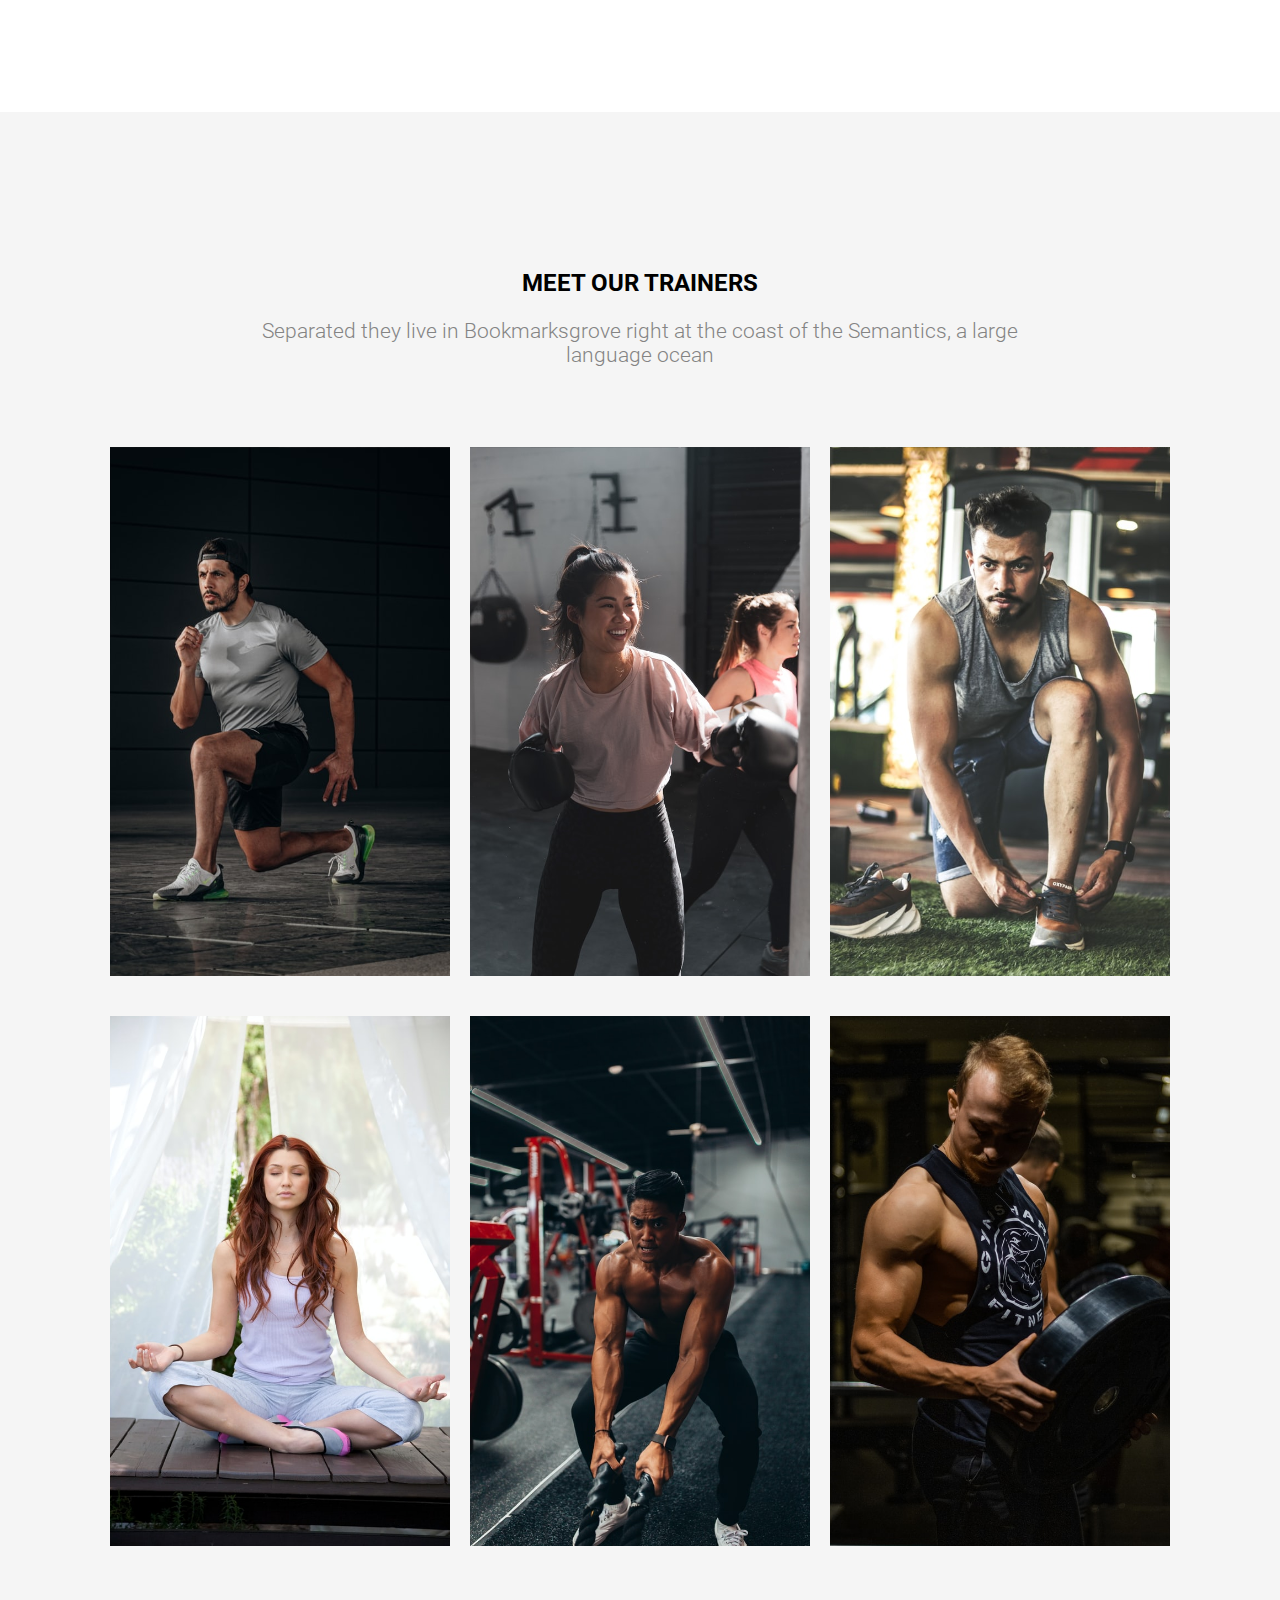
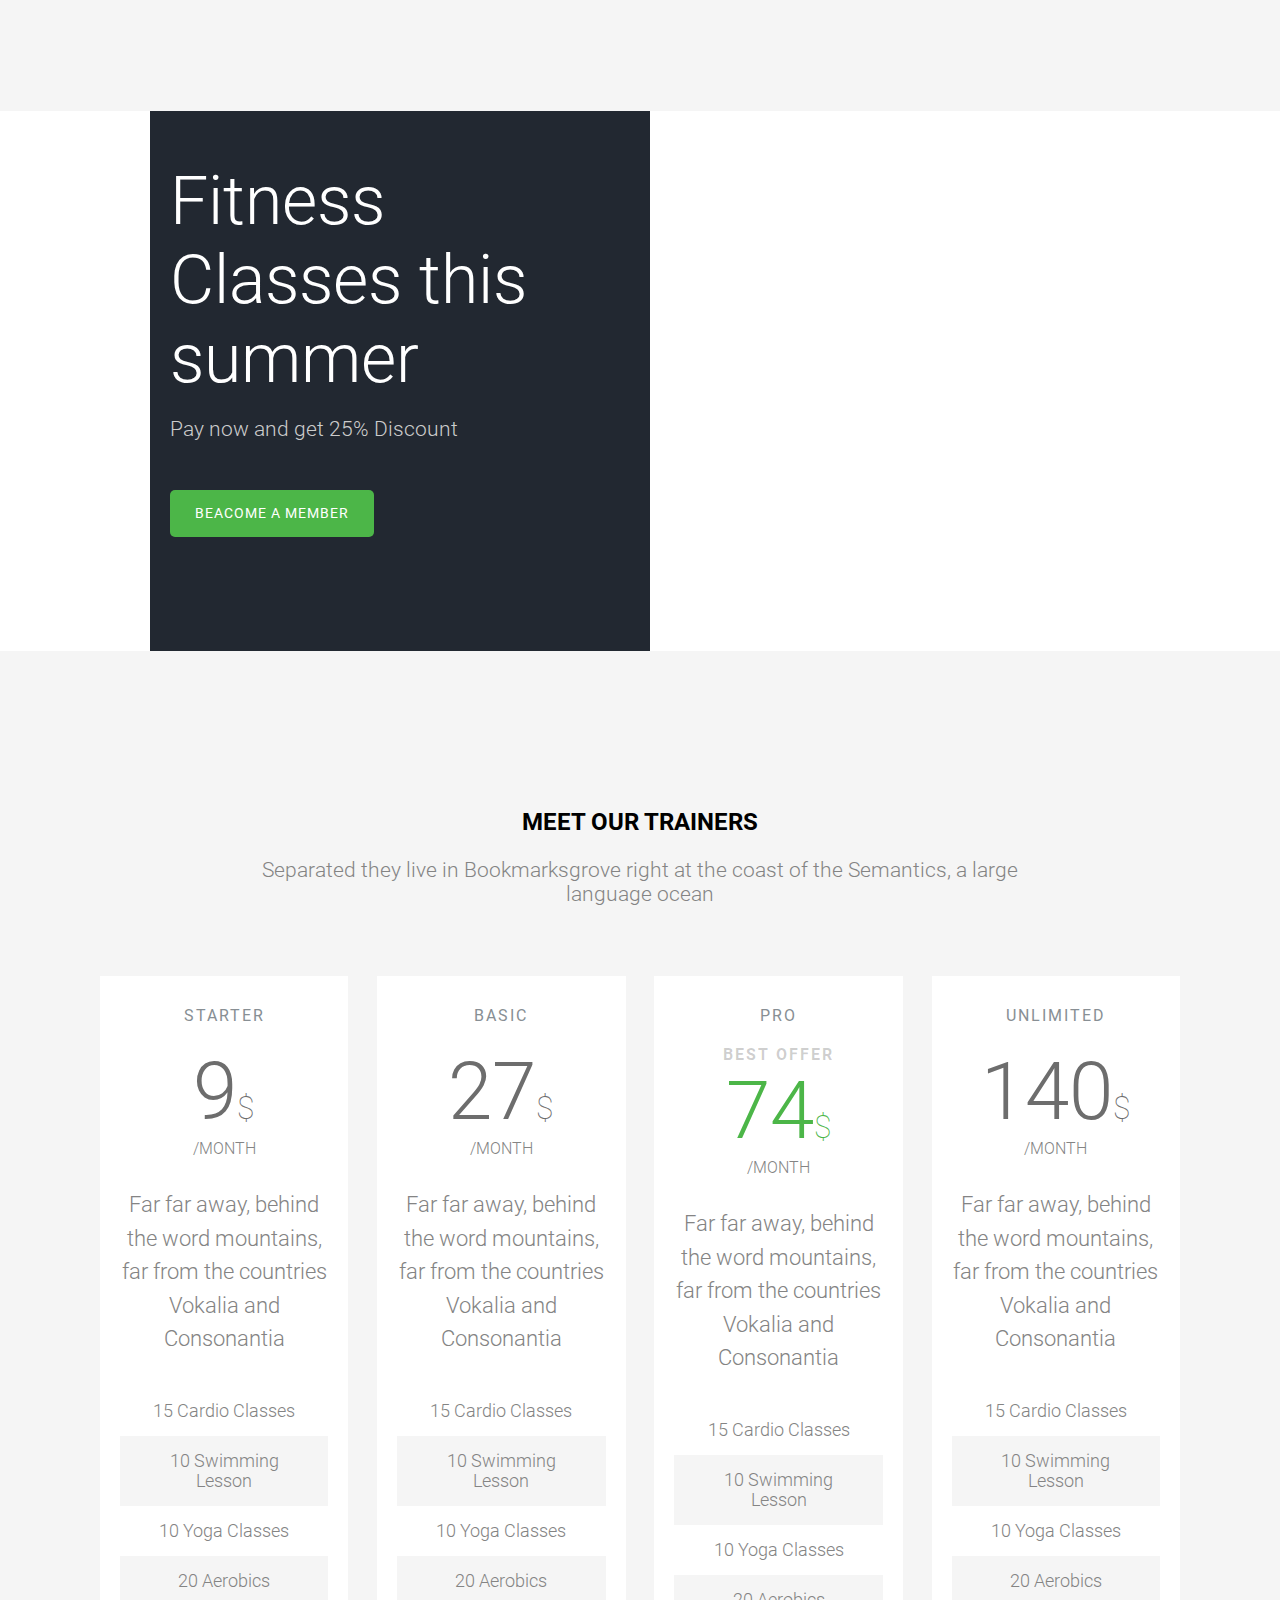
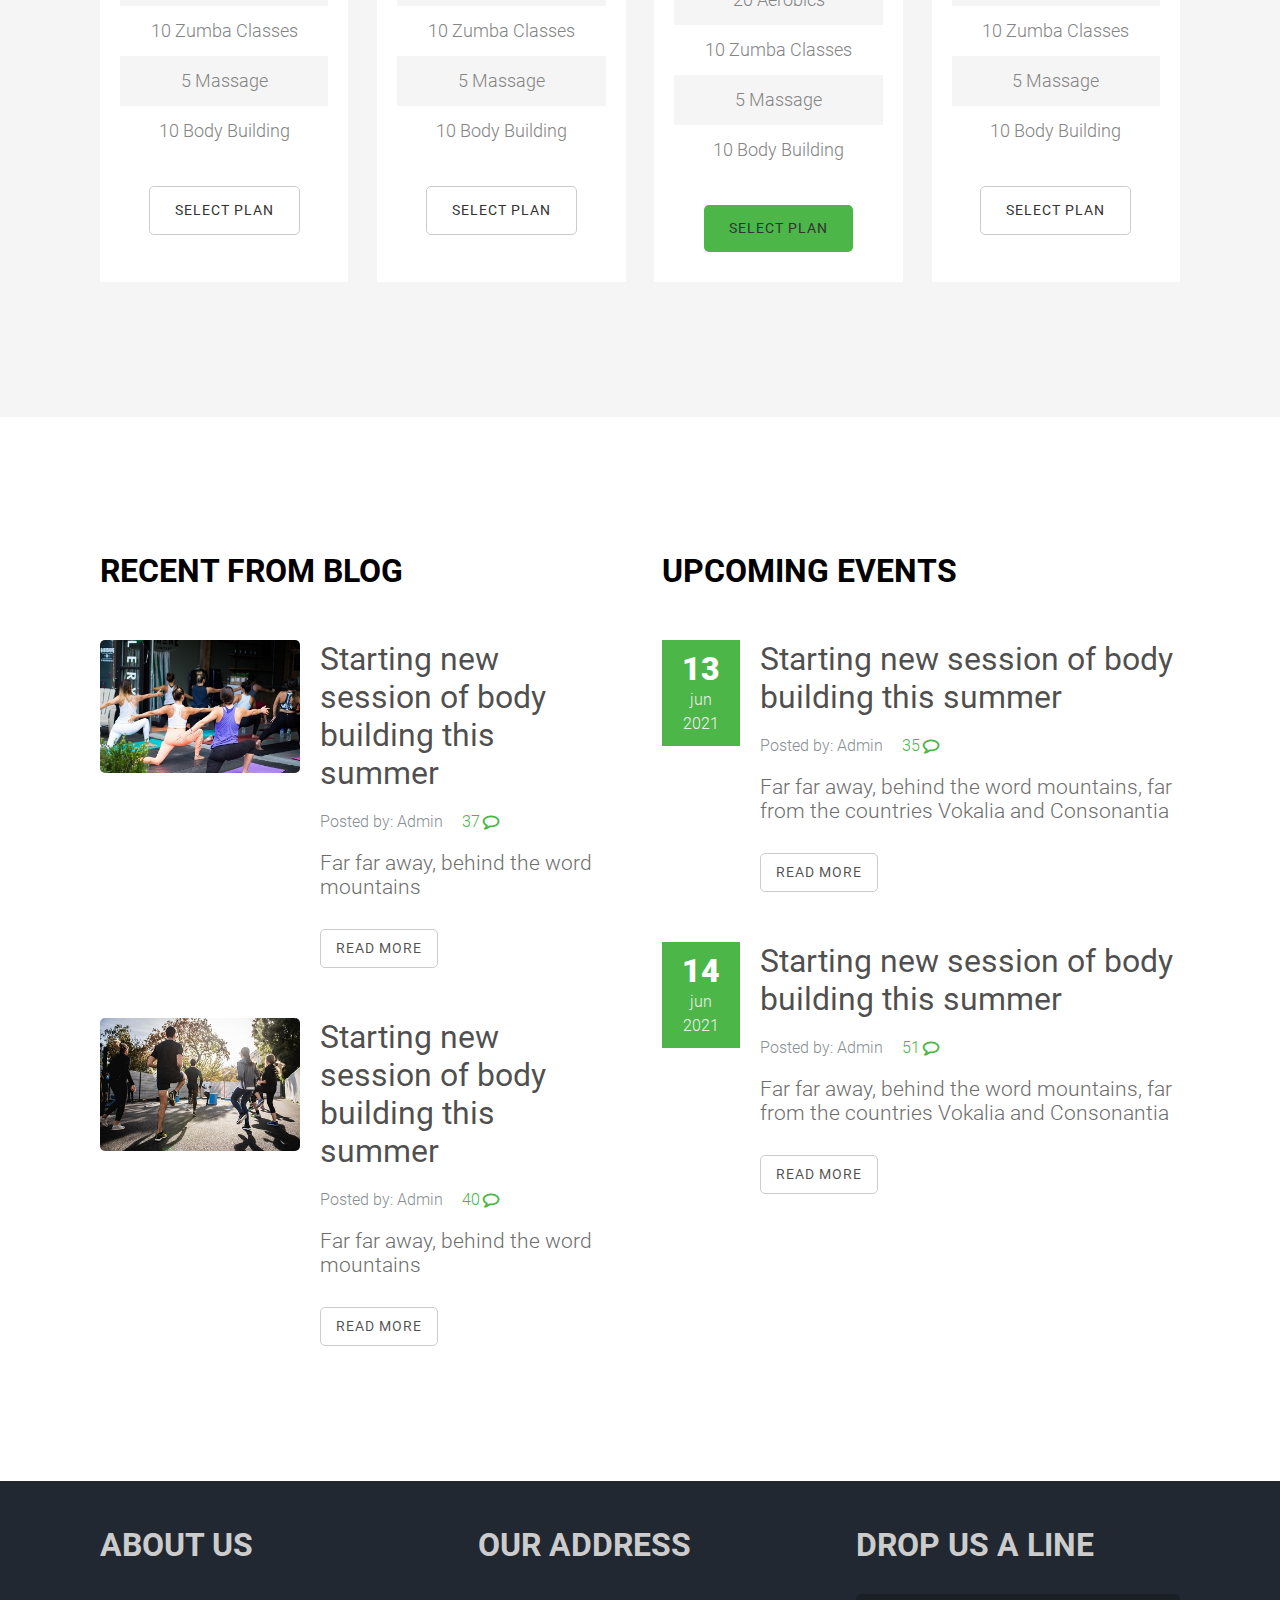
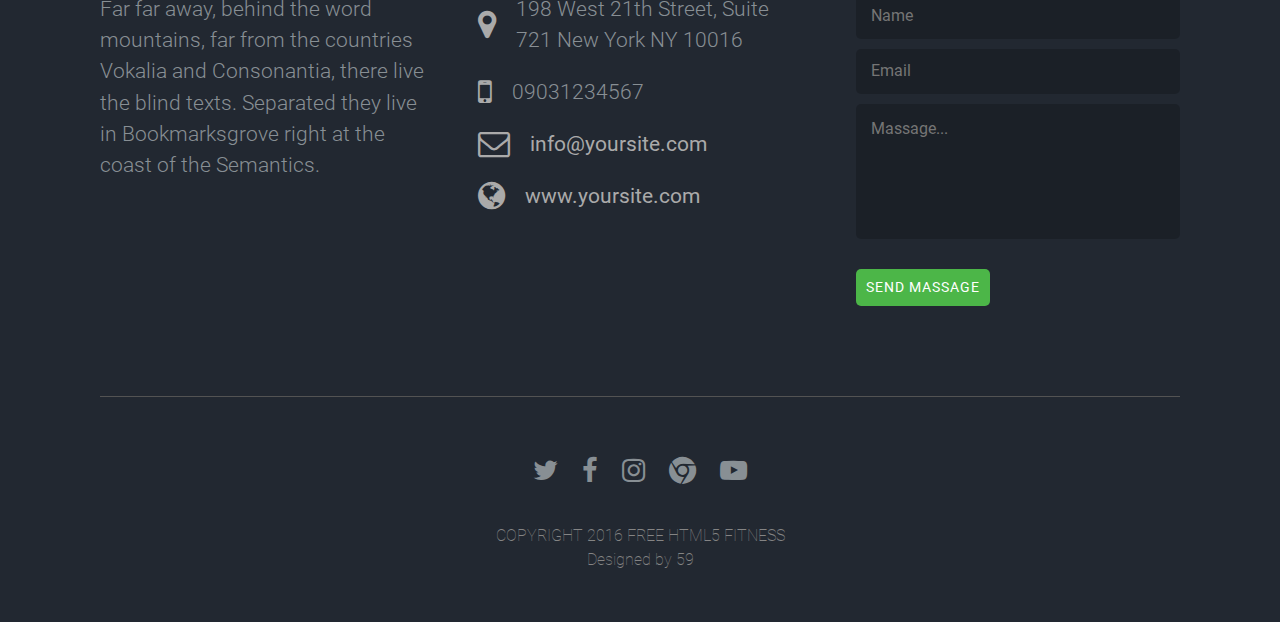
<file: Fitness.html>
<html lang="en">
<head>
    <meta charset="UTF-8">
    <meta http-equiv="X-UA-Compatible" content="IE=edge">
    <meta name="viewport" content="width=device-width, initial-scale=1.0">
    <title>Fitness</title>
    <link rel="stylesheet" href="./fitness.css">
    <link rel="stylesheet" href="./font/Roboto.css">
    <link rel="stylesheet" href="https://cdnjs.cloudflare.com/ajax/libs/font-awesome/4.7.0/css/font-awesome.min.css">
</head>
<body>
    <!-- nav -->
    <header id="nav">
        <a href="#" class="logo"><span>Fit</span>ness</a>
        <input type="checkbox" name="menu" id="menu">
        <label for="menu"><i class="fa fa-bars toggle"></i></label>
        <div class="menu-bar">
            <ul>
                <li><a href="#" class="active">Home</a></li>
                <li class="sub-menu"><a href="#classes">Classes<i class="fa fa-chevron-down"></i></a>
                    <ul class="sub">
                        <li><a href="#">Body Combat</a></li>
                        <li><a href="#">Yoga Programs</a></li>
                        <li class="sub-menu1"><a href="#">Boxing fitness<i class="fa fa-chevron-right"></i></a>
                            <ul class="sub1">
                                <li><a href="#">Sunday</a></li>
                                <li><a href="#">Monday</a></li>
                                <li><a href="#">Tuesday</a></li>
                                <li><a href="#">Wndnesday</a></li>
                                <li><a href="#">Thursday</a></li>
                                <li><a href="#">Friday</a></li>
                                <li><a href="#">Saturday</a></li>
                            </ul>
                        </li>
                        <li><a href="#">Cycling Programs</a></li>
                        <li><a href="#">Swimming Program</a></li>
                        <li><a href="#">Massage</a></li>
                    </ul>
                </li>
                <li><a href="#schedule">Schedule</a></li>
                <li><a href="#trainers">Trainers</a></li>
                <li><a href="#footer">About</a></li>
                <li><a href="#footer">Contact</a></li>
            </ul>
        </div>
    </header>
    <!-- hero -->
    <section id="hero">
        <div class="text-hero">
            <h1>Fitness & Health <br> is a <span>Mentality</span></h1>
            <a href="#"><button>Start Your Journey</button></a>
        </div>
    </section>
    <!-- Schedule -->
    <section id="schedule">
        <div class="title">
            <h1>CLASS SCHEDULE</h1>
            <p>Separated they live in Bookmarksgrove right at the coast of the Semantics, a large language ocean.</p>    
        </div>
        <div class="planing">
            <input type="radio" name="plan" id="plan1" checked>       
            <input type="radio" name="plan" id="plan2">       
            <input type="radio" name="plan" id="plan3">       
            <input type="radio" name="plan" id="plan4">       
            <input type="radio" name="plan" id="plan5">       
            <input type="radio" name="plan" id="plan6">       
            <input type="radio" name="plan" id="plan7">

            <label for="plan1" class="day1">Sunday</label>
            <label for="plan2" class="day2">Monday</label>
            <label for="plan3" class="day3">Tuesday</label>
            <label for="plan4" class="day4">Wednesday</label>
            <label for="plan5" class="day5">Thursday</label>
            <label for="plan6" class="day6">Friday</label>
            <label for="plan7" class="day7">Saturday</label>
            <div class="plan p1">
                <div class="plan-contact">
                    <div class="item">
                        <img src="./img/Schedule/fit-dumbell.svg" alt="logo">
                        <div class="info">
                            <p>06AM - 07AM</p>
                            <h2>Body Building</h2>
                            <h3>Joohn Doe</h3>
                        </div>
                    </div>
                    <div class="item">
                        <img src="./img/Schedule/fit-yoga.svg" alt="logo">
                        <div class="info">
                            <p>06AM - 07AM</p>
                            <h2>Yoga Programs</h2>
                            <h3>Jamees Smith</h3>
                        </div>
                    </div>
                    <div class="item">
                        <img src="./img/Schedule/fit-cycling.svg" alt="logo">
                        <div class="info">
                            <p>06AM - 07AM</p>
                            <h2>Cycling Program</h2>
                            <h3>Ritaa Doe</h3>
                        </div>
                    </div>
                    <div class="item">
                        <img src="./img/Schedule/fit-boxing.svg" alt="logo">
                        <div class="info">
                            <p>06AM - 07AM</p>
                            <h2>Boxing Fitness</h2>
                            <h3>Joohn Doe</h3>
                        </div>
                    </div>
                </div>
            </div>
            <div class="plan p2">
                <div class="plan-contact">
                    <div class="item">
                        <img src="./img/Schedule/fit-yoga.svg" alt="logo">
                        <div class="info">
                            <p>06AM - 07AM</p>
                            <h2>Yoga Programs</h2>
                            <h3>Jamees Smith</h3>
                        </div>
                    </div>
                    <div class="item">
                        <img src="./img/Schedule/fit-boxing.svg" alt="logo">
                        <div class="info">
                            <p>06AM - 07AM</p>
                            <h2>Boxing Fitness</h2>
                            <h3>Joohn Doe</h3>
                        </div>
                    </div>
                    <div class="item">
                        <img src="./img/Schedule/fit-cycling.svg" alt="logo">
                        <div class="info">
                            <p>06AM - 07AM</p>
                            <h2>Cycling Program</h2>
                            <h3>Ritaa Doe</h3>
                        </div>
                    </div>
                    <div class="item">
                        <img src="./img/Schedule/fit-dumbell.svg" alt="logo">
                        <div class="info">
                            <p>06AM - 07AM</p>
                            <h2>Body Building</h2>
                            <h3>Joohn Doe</h3>
                        </div>
                    </div>
                </div>
            </div>
            <div class="plan p3">
                <div class="plan-contact">
                    <div class="item">
                        <img src="./img/Schedule/fit-dumbell.svg" alt="logo">
                        <div class="info">
                            <p>06AM - 07AM</p>
                            <h2>Body Building</h2>
                            <h3>Joohn Doe</h3>
                        </div>
                    </div>
                    <div class="item">
                        <img src="./img/Schedule/fit-cycling.svg" alt="logo">
                        <div class="info">
                            <p>06AM - 07AM</p>
                            <h2>Cycling Program</h2>
                            <h3>Ritaa Doe</h3>
                        </div>
                    </div>
                    <div class="item">
                        <img src="./img/Schedule/fit-yoga.svg" alt="logo">
                        <div class="info">
                            <p>06AM - 07AM</p>
                            <h2>Yoga Programs</h2>
                            <h3>Jamees Smith</h3>
                        </div>
                    </div>
                    <div class="item">
                        <img src="./img/Schedule/fit-boxing.svg" alt="logo">
                        <div class="info">
                            <p>06AM - 07AM</p>
                            <h2>Boxing Fitness</h2>
                            <h3>Joohn Doe</h3>
                        </div>
                    </div>
                </div>
            </div>
            <div class="plan p4">
                <div class="plan-contact">
                    <div class="item">
                        <img src="./img/Schedule/fit-boxing.svg" alt="logo">
                        <div class="info">
                            <p>06AM - 07AM</p>
                            <h2>Boxing Fitness</h2>
                            <h3>Joohn Doe</h3>
                        </div>
                    </div>
                    <div class="item">
                        <img src="./img/Schedule/fit-dumbell.svg" alt="logo">
                        <div class="info">
                            <p>06AM - 07AM</p>
                            <h2>Body Building</h2>
                            <h3>Joohn Doe</h3>
                        </div>
                    </div>
                    <div class="item">
                        <img src="./img/Schedule/fit-cycling.svg" alt="logo">
                        <div class="info">
                            <p>06AM - 07AM</p>
                            <h2>Cycling Program</h2>
                            <h3>Ritaa Doe</h3>
                        </div>
                    </div>
                    <div class="item">
                        <img src="./img/Schedule/fit-yoga.svg" alt="logo">
                        <div class="info">
                            <p>06AM - 07AM</p>
                            <h2>Yoga Programs</h2>
                            <h3>Jamees Smith</h3>
                        </div>
                    </div>
                </div>
            </div>
            <div class="plan p5">
                <div class="plan-contact">
                    <div class="item">
                        <img src="./img/Schedule/fit-yoga.svg" alt="logo">
                        <div class="info">
                            <p>06AM - 07AM</p>
                            <h2>Yoga Programs</h2>
                            <h3>Jamees Smith</h3>
                        </div>
                    </div>
                    <div class="item">
                        <img src="./img/Schedule/fit-cycling.svg" alt="logo">
                        <div class="info">
                            <p>06AM - 07AM</p>
                            <h2>Cycling Program</h2>
                            <h3>Ritaa Doe</h3>
                        </div>
                    </div>
                    <div class="item">
                        <img src="./img/Schedule/fit-boxing.svg" alt="logo">
                        <div class="info">
                            <p>06AM - 07AM</p>
                            <h2>Boxing Fitness</h2>
                            <h3>Joohn Doe</h3>
                        </div>
                    </div>
                    <div class="item">
                        <img src="./img/Schedule/fit-dumbell.svg" alt="logo">
                        <div class="info">
                            <p>06AM - 07AM</p>
                            <h2>Body Building</h2>
                            <h3>Joohn Doe</h3>
                        </div>
                    </div>
                </div>
            </div>
            <div class="plan p6">
                <div class="plan-contact">
                    <div class="item">
                        <img src="./img/Schedule/fit-dumbell.svg" alt="logo">
                        <div class="info">
                            <p>06AM - 07AM</p>
                            <h2>Body Building</h2>
                            <h3>Joohn Doe</h3>
                        </div>
                    </div>
                    <div class="item">
                        <img src="./img/Schedule/fit-yoga.svg" alt="logo">
                        <div class="info">
                            <p>06AM - 07AM</p>
                            <h2>Yoga Programs</h2>
                            <h3>Jamees Smith</h3>
                        </div>
                    </div>
                    <div class="item">
                        <img src="./img/Schedule/fit-boxing.svg" alt="logo">
                        <div class="info">
                            <p>06AM - 07AM</p>
                            <h2>Boxing Fitness</h2>
                            <h3>Joohn Doe</h3>
                        </div>
                    </div>
                    <div class="item">
                        <img src="./img/Schedule/fit-cycling.svg" alt="logo">
                        <div class="info">
                            <p>06AM - 07AM</p>
                            <h2>Cycling Program</h2>
                            <h3>Ritaa Doe</h3>
                        </div>
                    </div>
                </div>
            </div>
            <div class="plan p7">
                <div class="plan-contact">
                    <div class="item">
                        <img src="./img/Schedule/fit-yoga.svg" alt="logo">
                        <div class="info">
                            <p>06AM - 07AM</p>
                            <h2>Yoga Programs</h2>
                            <h3>Jamees Smith</h3>
                        </div>
                    </div>
                    <div class="item">
                        <img src="./img/Schedule/fit-dumbell.svg" alt="logo">
                        <div class="info">
                            <p>06AM - 07AM</p>
                            <h2>Body Building</h2>
                            <h3>Joohn Doe</h3>
                        </div>
                    </div>
                    <div class="item">
                        <img src="./img/Schedule/fit-cycling.svg" alt="logo">
                        <div class="info">
                            <p>06AM - 07AM</p>
                            <h2>Cycling Program</h2>
                            <h3>Ritaa Doe</h3>
                        </div>
                    </div>
                    <div class="item">
                        <img src="./img/Schedule/fit-boxing.svg" alt="logo">
                        <div class="info">
                            <p>06AM - 07AM</p>
                            <h2>Boxing Fitness</h2>
                            <h3>Joohn Doe</h3>
                        </div>
                    </div>
                </div>
            </div>
        </div>
    </section>
    <!-- banner -->
    <section id="banner">
        <h1>Commit To Be Fit</h1>
    </section>
    <!-- Programing -->
    <section id="programing">
        <div class="title">
            <h1>CLASS SCHEDULE</h1>
            <p>Separated they live in Bookmarksgrove right at the coast 
                of the Semantics, a large language ocean.</p>    
        </div>
        <div class="container">
            <div class="content">
                <img src="./img/Programing/fit-dumbell.svg" alt="programing">
                <h2>Body Combat</h2>
                <p>Far far away, behind the word mountains, 
                    far from the countries Vokalia and Consonantia, 
                    there live the blind texts</p>
                <a href="#"><button>Join Now</button></a>
            </div>
            <div class="content">
                <img src="./img/Programing/fit-yoga.svg" alt="programing">
                <h2>Yoga Programs</h2>
                <p>Far far away, behind the word mountains, 
                    far from the countries Vokalia and Consonantia, 
                    there live the blind texts</p>
                <a href="#"><button>Join Now</button></a>
            </div>
            <div class="content">
                <img src="./img/Programing/fit-cycling.svg" alt="programing">
                <h2>Cycling Programs</h2>
                <p>Far far away, behind the word mountains, 
                    far from the countries Vokalia and Consonantia, 
                    there live the blind texts</p>
                <a href="#"><button>Join Now</button></a>
            </div>
            <div class="content">
                <img src="./img/Programing/fit-boxing.svg" alt="programing">
                <h2>Boxing fitness</h2>
                <p>Far far away, behind the word mountains, 
                    far from the countries Vokalia and Consonantia, 
                    there live the blind texts</p>
                <a href="#"><button>Join Now</button></a>
            </div>
            <div class="content">
                <img src="./img/Programing/fit-swimming.svg" alt="programing">
                <h2>Swimming Program</h2>
                <p>Far far away, behind the word mountains, 
                    far from the countries Vokalia and Consonantia, 
                    there live the blind texts</p>
                <a href="#"><button>Join Now</button></a>
            </div>
            <div class="content">
                <img src="./img/Programing/fit-massage.svg" alt="programing">
                <h2>massage</h2>
                <p>Far far away, behind the word mountains, 
                    far from the countries Vokalia and Consonantia, 
                    there live the blind texts</p>
                <a href="#"><button>Join Now</button></a>
            </div>
        </div>
    </section>
    <!-- Trainers -->
    <section id="trainers">
        <div class="title">
            <h1>MEET OUR TRAINERS</h1>
            <p>Separated they live in Bookmarksgrove right at the 
                coast of the Semantics, a large language ocean</p>    
        </div>
        <div class="container">
            <div class="content content1">
                <div class="info">
                    <h2>ÇAĞIN KARGI</h2>
                    <h3>chief Executive Officer</h3>
                    <p>Far far away, behind the word mountains, 
                        far from the countries Vokalia and 
                        Consonantia, there live the blind texts.</p>
                    <div class="social">
                        <i class="fa fa-twitter"></i>
                        <i class="fa fa-facebook"></i>
                        <i class="fa fa-instagram"></i>
                    </div>
                </div>
            </div>
            <div class="content content2">
                <div class="info">
                    <h2>Logan Weaver</h2>
                    <h3>chief Executive Officer</h3>
                    <p>Far far away, behind the word mountains, 
                        far from the countries Vokalia and 
                        Consonantia, there live the blind texts.</p>
                    <div class="social">
                        <i class="fa fa-twitter"></i>
                        <i class="fa fa-facebook"></i>
                        <i class="fa fa-instagram"></i>
                    </div>
                </div>
            </div>
            <div class="content content3">
                <div class="info">
                    <h2>Kunal Goswami</h2>
                    <h3>chief Executive Officer</h3>
                    <p>Far far away, behind the word mountains, 
                        far from the countries Vokalia and 
                        Consonantia, there live the blind texts.</p>
                    <div class="social">
                        <i class="fa fa-twitter"></i>
                        <i class="fa fa-facebook"></i>
                        <i class="fa fa-instagram"></i>
                    </div>
                </div>
            </div>
            <div class="content content4">
                <div class="info"> 
                    <h2>Patrick Malleret</h2>
                    <h3>chief Executive Officer</h3>
                    <p>Far far away, behind the word mountains, 
                        far from the countries Vokalia and 
                        Consonantia, there live the blind texts.</p>
                    <div class="social">
                        <i class="fa fa-twitter"></i>
                        <i class="fa fa-facebook"></i>
                        <i class="fa fa-instagram"></i>
                    </div>
                </div>
            </div>
            <div class="content content5">
                <div class="info">
                    <h2>Vadim Paripa</h2>
                    <h3>chief Executive Officer</h3>
                    <p>Far far away, behind the word mountains, 
                        far from the countries Vokalia and 
                        Consonantia, there live the blind texts.</p>
                    <div class="social">
                        <i class="fa fa-twitter"></i>
                        <i class="fa fa-facebook"></i>
                        <i class="fa fa-instagram"></i>
                    </div>
                </div>
            </div>
            <div class="content content6">
                <div class="info">
                    <h2>Philip Myrtorp</h2>
                    <h3>chief Executive Officer</h3>
                    <p>Far far away, behind the word mountains, 
                        far from the countries Vokalia and 
                        Consonantia, there live the blind texts.</p>
                    <div class="social">
                        <i class="fa fa-twitter"></i>
                        <i class="fa fa-facebook"></i>
                        <i class="fa fa-instagram"></i>
                    </div>
                </div>
            </div>
        </div>
    </section>
    <!-- Classes -->
    <section id="classes">
        <div class="container">
            <h1>Fitness<br>Classes this<br>summer</h1>
            <p>Pay now and get 25% Discount</p>
            <a href="#"><button>BEacome a Member</button></a>
        </div>
    </section>
    <!-- Pricing Plan -->
    <section id="pricing">
        <div class="title">
            <h1>MEET OUR TRAINERS</h1>
            <p>Separated they live in Bookmarksgrove right at the 
                coast of the Semantics, a large language ocean</p>    
        </div>
        <div class="container">
            <div class="content">
                <h4>Starter</h4>
                <h1>9</h1>
                <h3>/MONTH</h3>
                <p>Far far away, behind the word mountains, 
                    far from the countries Vokalia and Consonantia</p>
                <ul>
                    <li>15 Cardio Classes</li>
                    <li>10 Swimming Lesson</li>
                    <li>10 Yoga Classes</li>
                    <li>20 Aerobics</li>
                    <li>10 Zumba Classes</li>
                    <li>5 Massage</li>
                    <li>10 Body Building</li>
                </ul>
                <a href="#"><button>Select Plan</button></a>
            </div>
            <div class="content">
                <h4>Basic</h4>
                <h1>27</h1>
                <h3>/MONTH</h3>
                <p>Far far away, behind the word mountains, 
                    far from the countries Vokalia and Consonantia</p>
                <ul>
                    <li>15 Cardio Classes</li>
                    <li>10 Swimming Lesson</li>
                    <li>10 Yoga Classes</li>
                    <li>20 Aerobics</li>
                    <li>10 Zumba Classes</li>
                    <li>5 Massage</li>
                    <li>10 Body Building</li>
                </ul>
                <a href="#"><button>Select Plan</button></a>
            </div>
            <div class="content">
                <h4>Pro</h4>
                <h5>Best Offer</h5>
                <h1 style="color: #4CB648;">74</h1>
                <h3>/MONTH</h3>
                <p>Far far away, behind the word mountains, 
                    far from the countries Vokalia and Consonantia</p>
                <ul>
                    <li>15 Cardio Classes</li>
                    <li>10 Swimming Lesson</li>
                    <li>10 Yoga Classes</li>
                    <li>20 Aerobics</li>
                    <li>10 Zumba Classes</li>
                    <li>5 Massage</li>
                    <li>10 Body Building</li>
                </ul>
                <a href="#"><button class="ctn3">Select Plan</button></a>
            </div>
            <div class="content">
                <h4>Unlimited</h4>
                <h1>140</h1>
                <h3>/MONTH</h3>
                <p>Far far away, behind the word mountains, 
                    far from the countries Vokalia and Consonantia</p>
                <ul>
                    <li>15 Cardio Classes</li>
                    <li>10 Swimming Lesson</li>
                    <li>10 Yoga Classes</li>
                    <li>20 Aerobics</li>
                    <li>10 Zumba Classes</li>
                    <li>5 Massage</li>
                    <li>10 Body Building</li>
                </ul>
                <a href="#"><button>Select Plan</button></a>
            </div>
        </div>
    </section>
    <!-- Blog -->
    <section id="blog">
        <div class="container">
            <div class="blog-left">
                <h1>RECENT FROM BLOG</h1>  
                <div class="content content1">
                    <div class="left">
                        <img src="./img/Blog/titer1.jpg" alt="blog">
                    </div>
                    <div class="right">
                        <a href="#"><h1>Starting new session of body building this summer</h1></a>
                        <p>Posted by: Admin <span>37<i class="fa fa-comment-o"></i></span></p>
                        <p>Far far away, behind the word mountains</p>
                        <a href="#"><button>Read More</button></a>
                    </div>
                </div>
                <div class="content content3">
                    <div class="left">
                        <img src="./img/Blog/titer2.jpg" alt="blog">
                    </div>
                    <div class="right">
                        <a href="#"><h1>Starting new session of body building this summer</h1></a>
                        <p>Posted by: Admin <span>40<i class="fa fa-comment-o"></i></span></p>
                        <p>Far far away, behind the word mountains</p>
                        <a href="#"><button>Read More</button></a>
                    </div>
                </div>
            </div>
            <div class="blog-right">
                <h1>UPCOMING EVENTS</h1>
                <div class="content content4">
                    <div class="left">
                        <div class="sub-left">
                            <p>13</p>
                            <h5>jun<br>2021</h5>
                        </div>
                    </div>
                    <div class="right">
                        <a href="#"><h1>Starting new session of body building this summer</h1></a>
                        <p>Posted by: Admin <span>35<i class="fa fa-comment-o"></i></span></p>
                        <p>Far far away, behind the word mountains, far from the countries Vokalia and Consonantia</p>
                        <a href="#"><button>Read More</button></a>
                    </div>
                </div>
                <div class="content content2">
                    <div class="left">
                        <div class="sub-left">
                            <p>14</p>
                            <h5>jun<br>2021</h5>
                        </div>
                    </div>
                    <div class="right">
                        <a href="#"><h1>Starting new session of body building this summer</h1></a>
                        <p>Posted by: Admin <span>51<i class="fa fa-comment-o"></i></span></p>
                        <p>Far far away, behind the word mountains, far from the countries Vokalia and Consonantia</p>
                        <a href="#"><button>Read More</button></a>
                    </div>
                </div>
            </div>
        </div>
    </section>
    <!-- Footer -->
    <section id="footer">
        <div class="container">
            <div class="content">
                <h1>ABOUT US</h1>
                <p>Far far away, behind the word mountains, 
                    far from the countries Vokalia and Consonantia, 
                    there live the blind texts. Separated they live 
                    in Bookmarksgrove right at the coast of the Semantics.</p>
            </div>
            <div class="content">
                <h1>OUR ADDRESS</h1>
                <div class="sub">
                    <i class="fa fa-map-marker"></i>
                    <p>198 West 21th Street, Suite 721 New York NY 10016</p>
                </div>
                <div class="sub">
                    <i class="fa fa-mobile"></i>
                    <p>09031234567</p>
                </div>
                <div class="sub">
                    <i class="fa fa-envelope-o"></i>
                    <a href="#">info@yoursite.com</a>
                </div>
                <div class="sub">
                    <i class="fa fa-globe"></i>
                    <a href="#">www.yoursite.com</a>
                </div>
            </div>
            <div class="content">
                <h1>DROP US A LINE</h1>
                <input type="text" placeholder="Name">
                <input type="email" placeholder="Email">
                <textarea name="massage" placeholder="Massage..." rows="7"></textarea>
                <a href="#"><button>Send Massage</button></a>
            </div>
        </div>
    </section>
    <!-- Copyright -->
    <section id="copyright">
        <div class="social">
            <i class="fa fa-twitter"></i>
            <i class="fa fa-facebook"></i>
            <i class="fa fa-instagram"></i>
            <i class="fa fa-chrome"></i>
            <i class="fa fa-youtube-play"></i>
        </div>
        <p>COPYRIGHT 2016 FREE HTML5 FITNESS</p>
        <p>Designed by 59</p>
    </section>
    <!-- Up -->
    <div id="up">
        <a href="#nav"><i class="fa fa-chevron-up"></i></a>
    </div>
</body>
</html>
</file>
<file: fitness.css>
*{
    padding: 0;
    margin: 0;
    box-sizing: border-box;
    text-decoration: none;
    list-style: none;
    font-family: "Roboto", sans-serif;
    scroll-behavior: smooth;
}
button{ 
    font-size: .9rem;
    text-transform: uppercase;
    padding: 15px 25px;
    margin-top: 30px;
    border-radius: 5px;
    border: 1px solid #ccc;
    outline: none;
    background-color: transparent;
    color: white;
    transition: .3s;
    transition-property: border, background-color, color;
    letter-spacing: 1px;
    font-family: "Roboto", sans-serif;
    cursor: pointer;
}
button:hover{
    background-color: #222831;
    border: 1px solid #222831;
}
p{
    font-weight: 300;
}
.title{
    width: 70%;
    margin: 0 auto 70px;
}
.title h1{
    font-size: 1.5rem;
    line-height: 3;
    text-transform: uppercase;
}
.title p{
    color: #848484;
    font-size: 1.3rem;
}
h3{
    font-size: 1.1rem;
    font-weight: 300;
    color: #848484;
}
h2{
    font-weight: 400;
    font-size: 1.3rem;
    line-height: 1.5;
}
::selection{
    color: #fff;
    background-color: #4CB648;
}

/* nav */

#nav{
    width: 100%;
    position: absolute;
    display: flex;
    padding: 30px 150px 0;
    justify-content: space-between;
    align-items: center;
}
#nav input[type="checkbox"]{
    display: none;
}
#nav .logo{
    position: relative;
    color: #fff;
    font-size: 2.4rem;
    font-weight: 100;
    text-transform: uppercase;
    letter-spacing: -2;
}
#nav .logo span{
    font-weight: 900;
}
#nav .logo::before{
    content: "";
    position: absolute;
    top: 0;
    left: -10px;
    width: 10px;
    height: 10px;
    background-color: #4CB648;
}
#nav .toggle{
    display: none;
    color: white;
    font-size: 2.5rem;
    transition: .3s transform;
}
#nav .toggle:hover{
    transform: scale(1.1);
}
#nav ul{
    display: flex;
}
#nav ul li{
    margin-left: 30px;
}
#nav ul li a{
    font-size: 1.1rem;
    color: #ccc;
    font-weight: 300;
    transition: .3s color;
    display: flex;
    align-items: center;
    justify-content: flex-start;
    transition: .3s color;
}
#nav ul li:nth-child(2) a .fa{
    font-size: .8rem;
    margin-left: 5px;
}
#nav ul li a.active{
    color: #fff;
}
#nav ul li a:hover{
    color: #fff;
}
#nav .sub-menu{
    position: relative;
}
#nav .sub-menu .sub{
    display: block;
    position: absolute;
    top: 20px;
    left: 0;
    display: none;
    transition: .3s;
}
#nav .sub-menu .sub li{
    width: 200px;
    padding: 10px 0;
}
#nav .sub-menu1{
    position: relative;
    display: flex;
    justify-content: space-between;
}
#nav .sub-menu1 .fa{
    color: #ccc;
    margin-right: 20px;
    margin-top: 5px;
    font-size: .8rem;
}
#nav .sub-menu1:hover .fa{
    color: #fff;
}
#nav .sub-menu1 .sub1{
    position: absolute;
    left: 85%;
    display: none;
    top: 50%;
    display: none;
    transition: .3s;   
}

#nav .sub-menu:hover .sub,
#nav .sub-menu1:hover .sub1{
    display: block;
}

/* hero */

#hero{
    width: 100%;
    height: 100vh;
    background: linear-gradient(rgba(0, 0, 0, .4), rgba(0, 0, 0, .4)), 
    url("./img/hero.jpg") center/cover;
    padding: 50px 150px;
    display: flex;
    align-items: center;
}
#hero .text-hero h1{
    font-size: 4rem;
    font-weight: 300;
    color: white;
}
#hero .text-hero h1 span{
    font-weight: 500;
}
#hero .text-hero button{
    border-radius: 40px;
    background-color: #4CB648;
    border: none;
}
#hero .text-hero button:hover{
    background-color: #222831;
}

/* Schedule */

#schedule{
    width: 100%;
    height: 95vh;
    padding: 15vh 150px;
    text-align: center;
    background-color: rgba(0, 0, 0, 0.04);
}
#schedule .plan-contact{
    width: 100%;
    display: flex;
    justify-content: space-between;
    margin-top: 30px;
}
#schedule .plan-contact .item{
    width: 250px;
    background-color: #fff;
    display: flex;
    flex-direction: column;
    justify-content: space-around;
    align-items: center;
    flex-wrap: wrap;
    padding: 30px;
    transition: .3s box-shadow;
    margin: 20px;
}
#schedule .plan-contact .item:hover{
    box-shadow: 0px 0px 60px -20px rgba(0, 0, 0, .5);
}
#schedule .plan-contact .item img{
    width: 40px;
    margin-bottom: 20px;
}
#schedule .planing{
    position: relative;
    display: flex;
    justify-content: center;
    flex-wrap: wrap;
}
#schedule .plan{
    position: absolute;
    visibility: hidden;
    margin-top: 20px;
    height: 0;
}
#schedule input[type="radio"]{
    display: none;
}
#schedule label{
    color: #848484;
    border-radius: 30px;
    padding: 10px 20px;
    margin: 0 10px;
    cursor: pointer;
}
#schedule .label .day{
    margin: 0 10px;
}
#schedule #plan1:checked ~ .p1,
#schedule #plan2:checked ~ .p2,
#schedule #plan3:checked ~ .p3,
#schedule #plan4:checked ~ .p4,
#schedule #plan5:checked ~ .p5,
#schedule #plan6:checked ~ .p6,
#schedule #plan7:checked ~ .p7{
    visibility: visible;
}
#schedule #plan1:checked ~ .day1,
#schedule #plan2:checked ~ .day2,
#schedule #plan3:checked ~ .day3,
#schedule #plan4:checked ~ .day4,
#schedule #plan5:checked ~ .day5,
#schedule #plan6:checked ~ .day6,
#schedule #plan7:checked ~ .day7{
    background-color: #4CB648;
    color: #fff;
}

/* banner */

#banner{
    width: 100%;
    padding: 20vh;                                                                                                                      
    display: flex;
    align-items: center;
    justify-content: center;
    background-image: linear-gradient(rgba(0, 0, 0, .1), rgba(0, 0, 0, .1)), 
                        url("./img/banner.jpg");
    background-position: center;
    background-size: cover;
    background-attachment: fixed;
    background-repeat: no-repeat;
}
#banner h1{
    font-size: 6rem;
    color: #fff;
    font-weight: 300;
}

/* Programing */

#programing{
    width: 100%;
    text-align: center;
    padding: 15vh 150px;
}
#programing .container{
    display: flex;
    flex-wrap: wrap;
    justify-content: space-between;
}
#programing .content{
    width: 30%;
    margin-top: 70px;
}
#programing .content img{
    width: 60px;
}
#programing .content h2{
    line-height: 3;
}
#programing .content p{
    font-size: 1.3rem;
}
#programing button{
    padding: 10px 20px;
    border-radius: 5px;
    color: #000;
}
#programing button:hover{
    color: #fff;
}

/* Trainers */

#trainers{
    width: 100%;
    text-align: center;
    padding: 15vh 150px;
    background-color: rgba(0, 0, 0, 0.04);
}
#trainers .container{
    display: flex;
    flex-wrap: wrap;
    justify-content: space-between;
}
#trainers .content{
    width: calc(33.3333333% - 20px);
    background-position: center;
    background-size: cover;
    margin: 10px;
    margin-bottom: 30px;
    overflow: hidden;
    cursor: pointer;
}
#trainers .content1{
    background-image: url("./img/Trainers/Trainers1.jpg");
}
#trainers .content2{
    background-image: url("./img/Trainers/Trainers2.jpg");
}
#trainers .content3{
    background-image: url("./img/Trainers/Trainers3.jpg");
}
#trainers .content4{
    background-image: url("./img/Trainers/Trainers4.jpg");
}
#trainers .content5{
    background-image: url("./img/Trainers/Trainers5.jpg");
}
#trainers .content6{
    background-image: url("./img/Trainers/Trainers6.jpg");
}
#trainers .content .info{
    background-color: rgba(0, 0, 0, .6);
    padding: 100px 20px;
    transform: translateY(500px);
    visibility: hidden;
    transition: 1s;
    transition-property: transform, visibility;
    cursor: default;
}
#trainers .content:hover .info{
    transform: translateY(0);
    visibility: visible;
}
#trainers .content .info h2{
    color: #fff;
    line-height: 2;
    font-size: 1.7rem;
}
#trainers .content .info h3{
    color: #fff;
    line-height: 2;
    margin-bottom: 30px;
}
#trainers .content .info p{
    color: #ccc;
    font-size: 1.4rem;
}
#trainers .content .social{
    margin-top: 30px;
}
#trainers .content .social .fa{
    background-color: #fff;
    width: 50px;
    height: 50px;
    line-height: 50px;
    border-radius: 50%;
    font-size: 1.2rem;
    margin: 0 5px;
    cursor: pointer;
    transition: .3s;
    transition-property: color, background-color;
}
#trainers .social .fa:hover{
    color: #fff;
    background-color: rgb(0, 0, 0, .5);
}

/* Classes */

#classes{
    width: 100%;
    height: 60vh;
    background-image: linear-gradient(rgba(0, 0, 0, .2), rgba(0, 0, 0, .2)), 
                        url("./img/Classes.jpg");
    background-position: center;
    background-size: cover;
    background-attachment: fixed;
    background-repeat: no-repeat;
    padding: 0 130px;
}
#classes .container{
    width: 500px;
    height: 100%;
    background-color: #222831;
    padding: 50px 20px;
}
#classes .container h1{
    font-size: 7.5vh;
    font-weight: 300;
    color: #fff;
}
#classes .container p{
    color: #ccc;
    line-height: 3;
    font-size: 1.3rem;
}
#classes .container button{
    background-color: #4CB648;
    border: none;
    transition: .3s background-color;
}
#classes .container button:hover{
    background-color: #535353;
}

/* Pricing Plan */

#pricing{
    width: 100%;
    text-align: center;
    padding: 15vh 150px;
    background-color: rgba(0, 0, 0, 0.04);
}
#pricing .container{
    display: flex;
    flex-wrap: wrap;
    justify-content: space-between;
}
#pricing .content{
    width: 23%;
    background-color: #fff;
    padding: 30px 20px;
    text-align: center;
}
#pricing .content h4{
    color: #888f94;
    letter-spacing: 2px;
    text-transform: uppercase;
    font-weight: 400;
    margin-bottom: 20px;
}
#pricing .content h1{
    color: #6d6d6d;
    font-size: 5rem;
    font-weight: 300;
}
#pricing .content h1::after{
    content: "$";
    font-size: 2rem;
    font-weight: 100;
}
#pricing .content h3{
    font-size: 1rem;
    margin-bottom: 30px;
}
#pricing .content p{
    color: #848484;
    font-size: 1.4rem;
    line-height: 1.5;
    margin-bottom: 30px;
}
#pricing .content ul{
    color: #848484;
    display: block;
}
#pricing .content ul li{
    padding: 15px 20px;
    font-size: 1.1rem;
    font-weight: 300;
}
#pricing .content button{
    color: #333;
}
#pricing .content button:hover{
    color: #fff;
}
#pricing .content ul li:nth-child(even){
    background-color: rgba(0, 0, 0, 0.04);
}
#pricing .content button.ctn3{
    background-color: #4CB648;
    border: none;
}
#pricing .content button.ctn3:hover{
    background-color: #222831;
}
#pricing .content h5{
    text-transform: uppercase;
    color: rgba(0, 0, 0, 0.2);
    font-size: 1rem;
    letter-spacing: 2px;
}

/* Blog */

#blog{
    width: 100%;
    padding: 15vh 150px;
}
.title-blog{
    width: 100%;
    display: flex;
    justify-content: space-between;
}
#blog .blog-left,
#blog .blog-right{
    width: 48%;
}
#blog .container{
    width: 100%;
    display: flex;
    flex-wrap: wrap;
    justify-content: space-between;
}
#blog .content{
    width: 100%;
    display: flex;
    margin-top: 50px;
}
#blog .content button{
    padding: 10px 15px;
    color: rgba(0, 0, 0, 0.7);
}
#blog .content button:hover{
    color: #fff;
}
#blog .content .left{
    padding-right:20px;
}
#blog .content .left img{
    width: 200px;
    border-radius: 5px;
    cursor: pointer;
}
#blog .content .right a{
    color: #000;
}
#blog .content .right h1{
    font-weight: 400;
    margin-bottom: 20px;
    color: rgba(0, 0, 0, 0.7);
    transition: .3s color;
}
#blog .content .right h1:hover{
    color: #4CB648;
}
#blog .content .right p:nth-child(2){
    color: #888f94;
    margin-bottom: 20px;
}
#blog .content .right p:nth-child(2) span{
    margin-left: 15px;
    color: #4CB648;
}
#blog .content .right p:nth-child(2) span .fa{
    margin-left: 3px;
    font-weight: 700;
}
#blog .content .right p:nth-child(3){
    color: #6d6d6d;
    font-size: 1.3rem;
}
#blog .content .sub-left{
    background-color: #4CB648;
    padding: 10px 20px;
    text-align: center;
}
#blog .content .sub-left p{
    font-size: 2rem;
    color: #fff;
    font-weight: 900;
}
#blog .content .sub-left h5{
    color: #eee;
    font-weight: 300;
    font-size: 1rem;
    line-height: 1.5;
}

/* Footer */

#footer{
    width: 100%;
    padding: 5vh 150px 0;
    background-color: #222831;
}
#footer .container{
    display: flex;
    justify-content: space-between;
    flex-wrap: wrap;
    padding-bottom: 10vh;
    border-bottom: 1px solid #535353;
}
#footer .content{
    width: 30%;
}
#footer h1{
    color: #ccc;
    margin-bottom: 30px;
}
#footer p{
    color: #888f94;
    font-size: 1.3rem;
    display: block;
    line-height: 1.5;
}
#footer a{
    display: block;
    color: #aaa;
    font-size: 1.3rem;
    transition: .3s color;
}
#footer a:hover{
    color: #4CB648;
}
#footer .fa{
    color: #aaa;
    margin-right: 10px;
    font-size: 2rem;
}
#footer .content .sub{
    display: flex;
    align-items: center;
    margin-bottom: 20px;
}
#footer .content .sub .fa{
    margin-right: 20px;
}
#footer .content input,
#footer .content textarea{
    width: 100%;
    padding: 15px;
    margin-bottom: 10px;
    background-color: rgba(0, 0, 0, .2);
    border: none;
    outline: none;
    resize: none;
    border-radius: 5px;
}
#footer .content input::placeholder,
#footer .content textarea::placeholder{
    font-size: 1rem;
}
#footer .content input:focus,
#footer .content textarea:focus{
    background-color: #ccc;
}
#footer button{
    padding: 10px;
    margin-top: 20px;
    background-color: #4CB648;
    border: none;
    cursor: pointer;
}

/* Copyright */

#copyright{
    background-color: #222831;
    text-align: center;
    padding: 50px 0;
}
#copyright .fa{
    font-size: 1.7rem;
    color: #888f94;
    transition: .3s color;
    margin-bottom: 30px;
    cursor: pointer;
    padding: 10px;
}
#copyright .fa:hover{
    color: #4CB648;
}
#copyright p{
    color: #848484;
    font-weight: 100;
    line-height: 1.5;
}

/* Up */

#up{
    position: fixed;
    right: 70px;
    bottom: 50px;
}
#up .fa{
    color: #222831;
    font-size: 1.3rem;
    background-color: #4cb64860;
    padding: 15px;
    border-radius: 50%;
}















/* Media Queri */

@media screen and (max-width: 1300px){
    #nav{
        padding: 30px 100px 0;
    }
    #hero, #schedule, 
    #banner, #programing,
    #trainers, #pricing,
    #blog{
        padding: 15vh 100px;
    }
    #classes{
        padding: 0 150px
    }
    #footer{
        padding: 5vh 100px 0;
    }
}


@media screen and (max-width: 1170px){
    #nav{
        padding: 30px 50px 0;
    }
    #hero .text-hero h1{
        font-size: 3rem;
    }
    #hero, #schedule, 
    #programing,
    #trainers, #pricing,
    #blog{
        padding: 15vh 50px;
    }
    #banner{
        padding: 20vh 50px;
    }
    #banner h1{
        font-size: 4rem;
    }
    #classes{
        padding: 0 100px
    }
    #footer{
        padding: 5vh 50px 0;
    }
    #schedule .plan-contact .item{
        margin: 20px 5px;
    }
    #schedule label{
        margin: 0;
    }

}


@media screen and (max-width: 1050px){
    #schedule .plan-contact .item{
        width: 200px;
        padding: 30px 10px;
    }
    #schedule label{
        font-size: .8rem;
    }
}



@media screen and (max-width: 991px){
    #programing .container{
        justify-content: space-around;
    }
    #programing .content{
        width: 40%;
    }
    #trainers .container{
        justify-content: space-around;
    }
    #trainers .content{
        width: 40%;
    }
    #pricing .container{
        justify-content: space-around;
    }
    #pricing .content{
        width: 40%;
        margin-bottom: 30px;
    }
    #blog .container{
        flex-direction: column;
        align-items: center;
        text-align: center;
    }
    #blog .blog-left,
    #blog .blog-right{
        width: 80%;
        margin-bottom: 70px;
    }
}


@media screen and (max-width: 850px){
    #nav .toggle{
        position: absolute;
        top: 33px;
        right: 50px;
        z-index: 1;
        display: block;
    }
    #nav .menu-bar{
        background-color: #4CB648;
        min-width: 320px;
        height: 100vh;
        position: absolute;
        top: 0;
        right: 0;
        padding: 100px 0;
        transform: translateX(320px);
        transition: .5s transform;
        display: none;
    }
    #nav .menu-bar ul{
        flex-direction: column;
        justify-content: flex-start;
    }
    #nav .menu-bar ul li{
        margin-left: 15px;
        margin-bottom: 10px;
    }
    #nav .sub-menu .sub li{
        width: 200px;
        padding: 0;
    }
    #nav .menu-bar .sub{
        position: unset;
    }
    #nav .menu-bar .sub1{
        /* position: unset; */
    }
    #nav .menu-bar .sub1 > li{
        width: 30px;
    }
    #nav #menu:checked ~ .menu-bar{
        transform: translateX(0);
        display: block;
    }
    #schedule .plan-contact{
        justify-content: center;
        flex-wrap: wrap;
    }
    #schedule .plan-contact .item{
        width: 300px;
        margin: 10px;
    }
    #schedule{
        height: 130vh;
    }
    #schedule label{
        font-size: 1rem;
        margin: 0 20px;
    }
    #schedule .plan-contact{
        margin-top: 70px;
    }
    #trainers .container{
        justify-content: space-between;
    }
    #trainers .content{
        width: 48%;
        margin: 10px 0;
    }
    #classes .container p{
        font-size: 1rem;
    }
    #classes .container{
        width: 50%;
    }
    #classes .container h1{
        font-size: 6vw;
    }
    #banner h1{
        font-size: 3rem;
        font-weight: 500;
    }
    #pricing .content{
        width: 48%;
    }
    #footer .content{
        width: 48%;
    }
    #up{
        position: fixed;
        right: 50px;
        bottom: 30px;
    }
}



@media screen and (max-width: 757px){
    #hero .text-hero h1{
        font-size: 2.5rem;
    }
    #hero .text-hero button{
        font-size: .8rem;
    }
    #hero, #schedule, #programing, 
    #trainers, #pricing, #blog {
        padding: 5vh 50px;
    }
    #schedule .plan-contact .item{
        width: 70%;
    }
    #schedule{
        height: 185vh;
    }
    #programing .content{
        width: 70%;
    }
    #trainers .content{
        width: 70%;
    }
    #trainers .container {
        justify-content: center;
    }
}


@media screen and (max-width: 690px){
    #schedule label {
        font-size: .9rem;
        margin: 0 10px;
    }
    #classes .container {
        width: 60%;
        padding-top: 10px;
        display: flex;
        flex-direction: column;
        justify-content: center;
    }
    #classes{
        padding-left: 50px;
    }
    #blog .content .left{
        padding-right: 10px;
    }
    #blog .content1,
    #blog .content3{
        flex-direction: column;
    }
    #blog .content .left img{
        width: 80%;
    }
    #blog .content .left{
        margin-bottom: 20px;
    }
}


@media screen and (max-width: 586px){
    #schedule label {
        font-size: .9rem;
        margin: 0;
    }
    #schedule .plan-contact .item {
        width: 80%;
    }
    #banner h1 {
        font-size: 2.5rem;
    }
    #programing .content {
        width: 80%;
    }
    #trainers .content {
        width: 80%;
    }
    #schedule{
        height: 190vh;
    }
    #classes .container h1 {
        font-size: 7vw;
    }
    #pricing .content{
        width: 80%;
    }
    #blog .blog-left, #blog .blog-right{
        width: 90%;
    }    
    #footer .content {
        width: 80%;
        margin-top: 30px;
    }
    p{
        font-size: 1.2rem !important;
    }
    #up{
        position: fixed;
        right: 30px;
        bottom: 30px;
    }
    #up .fa {
        padding: 10px;
    }
}




@media screen and (max-width: 505px){
    #schedule label {
        font-size: .8rem;
        padding: 7px 10px;
    }
    #hero, #schedule, #programing, 
    #trainers, #pricing, #blog {
        padding: 5vh 20px;
    }
    #nav{
        padding: 20px 30px;
    }
    #nav .fa {
        display: block;
        right: 30px;
        top: 20px;
    }
    #schedule{
        height: 200vh;
    }
    #footer a{
        font-size: 1.1rem;
    }
    #footer .fa{
        font-size: 1.5rem;
    }
    #copyright .fa{
        font-size: 1.3rem;
        padding: 5px;
        margin-bottom: 10px;
    }
    p{
        font-size: 1rem !important;
    }
    button{
        font-size: .8rem;
        padding: 10px 15px;
    }
    #pricing .content ul li{
        font-size: 1rem;
    }
}


@media screen and (max-width: 411px){
    h1{
        font-size: 1.2rem !important;
    }
    #hero .text-hero h1 {
        font-size: 2rem !important;
    }
    #banner h1 {
        font-size: 1.5rem !important;
    }
    h2{
        font-size: 1.1rem;
    }
    p{
        font-size: .9rem !important;
    }
    h3 {
        font-size: 1rem;
    }
    .title{
        margin-bottom: 40px;
    }
    #nav .logo{
        font-size: 2rem;
    }
    #nav .fa{
        font-size: 2rem;
        top: 22px;
    }
    #hero .text-hero h1{
        font-size: 2rem;
    }
    #banner h1{
        font-size: 2rem;
    }
    #pricing .content h1{
        font-size: 4.3rem !important;
    }
    #schedule .plan-contact .item {
        width: 100%;
    }
    #programing .content {
        width: 100%;
    }
    #trainers .content {
        width: 100%;
    }
    #classes .container {
        width: 75%;
    }
    #classes .container button{
        font-size: .7rem;
    }
    #classes .container h1 {
        font-size: 7vw !important;
    }
    #pricing .content{
        width: 100%;
    }
    #footer .content {
        width: 100%;
    }
    #up{
        position: fixed;
        right: 30px;
        bottom: 10px;
    }
}
</file>
<file: font/Roboto.css>
@font-face {
    font-family: "Roboto";
    src: url("./Roboto-Regular.ttf") format("truetype");
    font-weight: normal;
}
@font-face {
    font-family: "Roboto";
    src: url("./Roboto-Black.ttf") format("truetype");
    font-weight: 900;
}
@font-face {
    font-family: "Roboto";
    src: url("./Roboto-Bold.ttf") format("truetype");
    font-weight: bold;
}
@font-face {
    font-family: "Roboto";
    src: url("./Roboto-Medium.ttf") format("truetype");
    font-weight: 500;
}
@font-face {
    font-family: "Roboto";
    src: url("./Roboto-Light.ttf") format("truetype");
    font-weight: 300;
}
@font-face {
    font-family: "Roboto";
    src: url("./Roboto-Thin.ttf") format("truetype");
    font-weight: 100;
}
</file>
